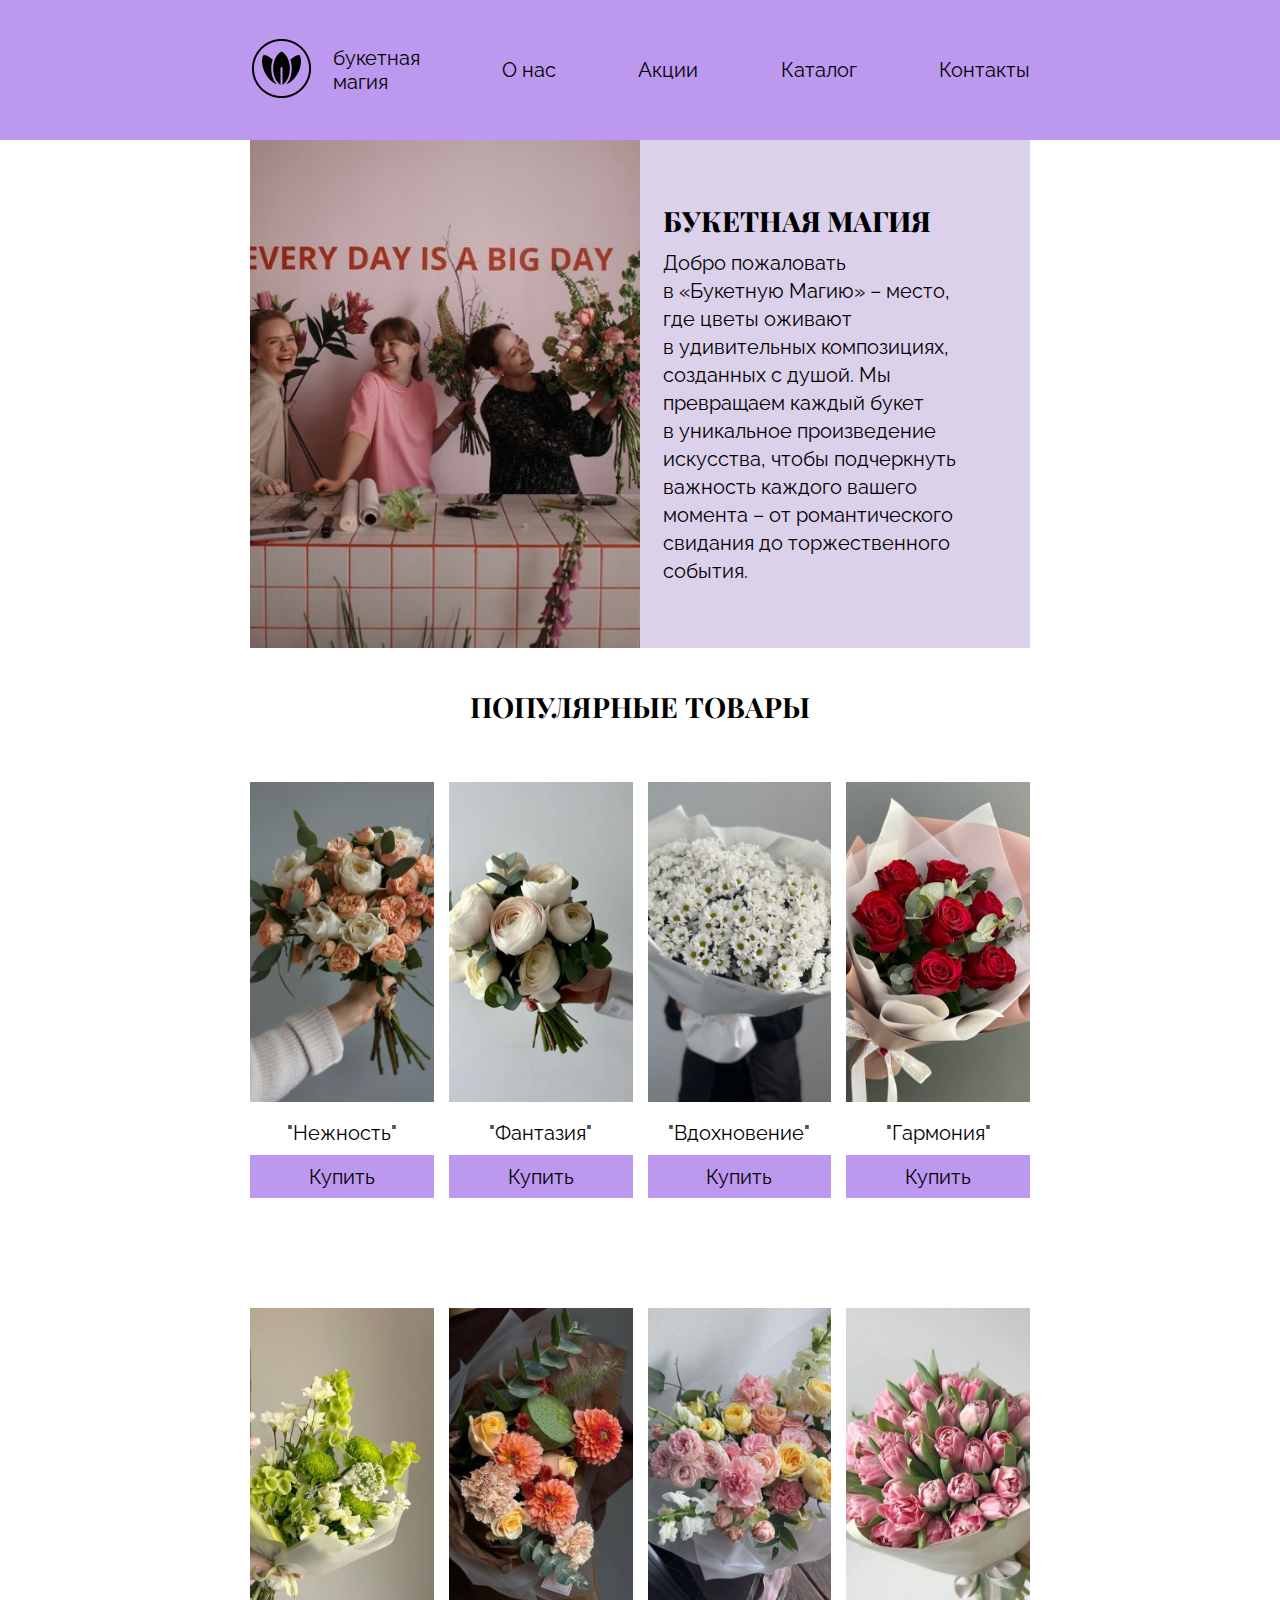
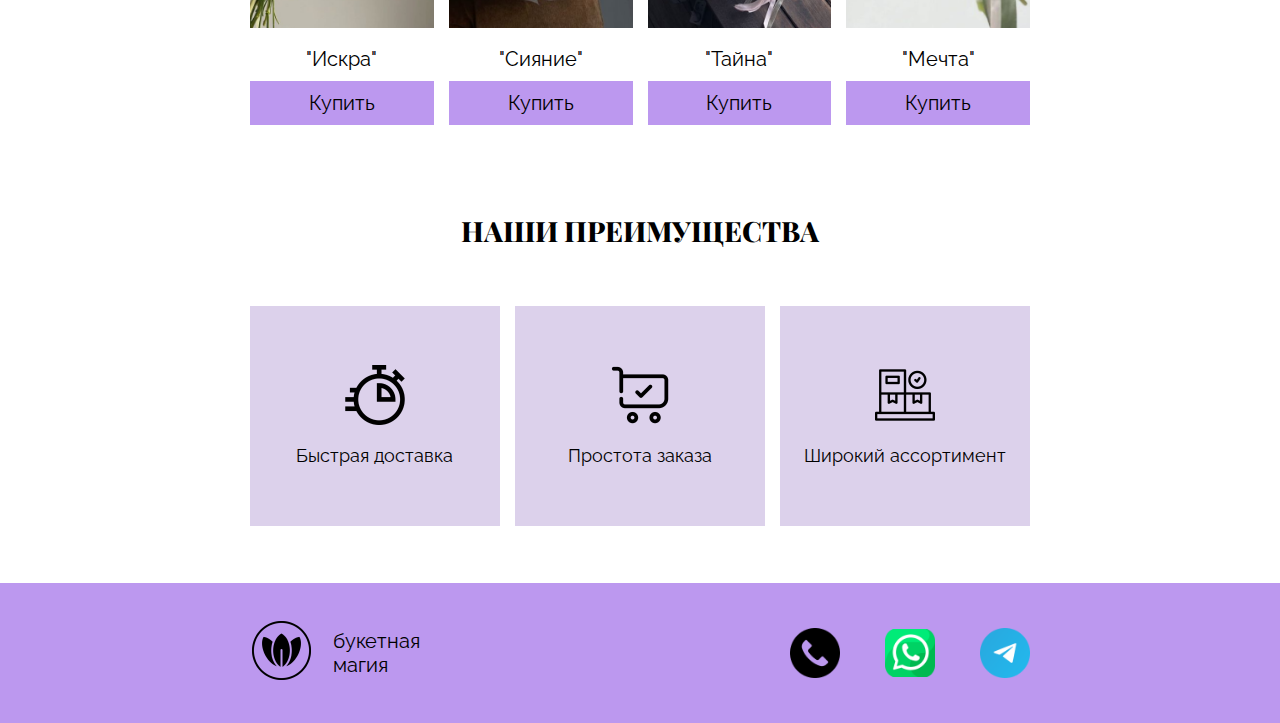
<file: index.html>
<!DOCTYPE html>
<html lang="ru">
<head>
    <meta charset="UTF-8">
    <meta name="viewport" content="width=device-width, initial-scale=1.0">
    <title>Букетная Магия</title>
    <link rel="preconnect" href="https://fonts.googleapis.com">
    <link rel="preconnect" href="https://fonts.gstatic.com" crossorigin>
    <link href="https://fonts.googleapis.com/css2?family=Raleway&family=Playfair+Display:wght@700;800&display=swap" rel="stylesheet">
    <link rel="stylesheet" href="styles.css">
</head>
<body>
    <!-- Шапка -->
    <header class="header">
        <div class="container">
            <div class="logo-section">
                <a href="index.html">
                <img src="images/logo.png" alt="Логотип Букетная Магия" class="logo">
                </a>
                <div class="logo-text">
                    <span class="top-line">букетная</span>
                    <span class="bottom-line">магия</span>
                </div>
            </div>
            <nav class="menu">
                <ul>
                    <li><a href="about.html">О нас</a></li>
                    <li><a href="promotions.html">Акции</a></li>
                    <li><a href="catalog.html">Каталог</a></li>
                    <li><a href="contacts.html">Контакты</a></li>
                </ul>
            </nav>
        </div>
    </header>
    <div class="main-container">
        <!-- Секция с изображением и текстом -->
        <section class="content-section">
            <div class="content-container">
                <div class="image-block">
                    <img src="images/flowers.png" alt="Цветочная композиция">
                </div>
                <div class="text-block">
                    <h1>БУКЕТНАЯ МАГИЯ</h1>
                    <p>Добро пожаловать в «Букетную Магию» – место, где цветы оживают в удивительных композициях, созданных с душой. Мы превращаем каждый букет в уникальное произведение искусства, чтобы подчеркнуть важность каждого вашего момента – от романтического свидания до торжественного события.</p>
                </div>
            </div>
        </section>
        <!-- Секция "Популярные товары" -->
        <section class="popular-products">
            <h2 class="section-title">ПОПУЛЯРНЫЕ ТОВАРЫ</h2>
            <div class="products-container">
                <!-- Первый ряд карточек -->
                <div class="products-grid">
                    <div class="product-item">
                        <img src="images/product1.png" alt="Букет роз">
                        <p class="product-text">"Нежность"</p>
                        <button class="buy-button">Купить</button>
                    </div>
                    <div class="product-item">
                        <img src="images/product2.png" alt="Букет тюльпанов">
                        <p class="product-text">"Фантазия"</p>
                        <button class="buy-button">Купить</button>
                    </div>
                    <div class="product-item">
                        <img src="images/product3.png" alt="Экзотический букет">
                        <p class="product-text">"Вдохновение"</p>
                        <button class="buy-button">Купить</button>
                    </div>
                    <div class="product-item">
                        <img src="images/product4.png" alt="Свадебный букет">
                        <p class="product-text">"Гармония"</p>
                        <button class="buy-button">Купить</button>
                    </div>
                </div>
                <!-- Второй ряд карточек -->
                <div class="products-grid" style="margin-top: 40px;">
                    <div class="product-item">
                        <img src="images/product5.png" alt="Букет пионов">
                        <p class="product-text">"Искра"</p>
                        <button class="buy-button">Купить</button>
                    </div>
                    <div class="product-item">
                        <img src="images/product6.png" alt="Букет гортензий">
                        <p class="product-text">"Сияние"</p>
                        <button class="buy-button">Купить</button>
                    </div>
                    <div class="product-item">
                        <img src="images/product7.png" alt="Букет полевых цветов">
                        <p class="product-text">"Тайна"</p>
                        <button class="buy-button">Купить</button>
                    </div>
                    <div class="product-item">
                        <img src="images/product8.png" alt="Экзотический микс">
                        <p class="product-text">"Мечта"</p>
                        <button class="buy-button">Купить</button>
                    </div>
                </div>
            </div>
        </section>
        <!-- Секция "Наши преимущества" -->
        <section class="advantages">
            <h2 class="advantages-title">НАШИ ПРЕИМУЩЕСТВА</h2>
            <div class="advantages-container">
                <div class="advantage-card">
                    <div class="advantage-icon">
                        <img src="images/delivery.png" alt="Доставка">
                    </div>
                    <p class="advantage-text">Быстрая доставка</p>
                </div>
                <div class="advantage-card">
                    <div class="advantage-icon">
                        <img src="images/order.png" alt="Заказ">
                    </div>
                    <p class="advantage-text">Простота заказа</p>
                </div>
                <div class="advantage-card">
                    <div class="advantage-icon">
                        <img src="images/assortment.png" alt="Ассортимент">
                    </div>
                    <p class="advantage-text">Широкий ассортимент</p>
                </div>
            </div>
        </section>
    </div>
    <!-- Подвал -->
    <footer class="footer">
        <div class="container">
            <div class="logo-section">
                <a href="index.html">
                <img src="images/logo.png" alt="Логотип Букетная Магия" class="logo">
                </a>
                <div class="logo-text">
                    <span class="top-line">букетная</span>
                    <span class="bottom-line">магия</span>
                </div>
            </div>
            <div class="social-icons">
                <a href="contacts.html" class="social-icon"><img src="images/instagram.png" alt="Instagram"></a>
                <a href="contacts.html" class="social-icon"><img src="images/whatsapp.png" alt="WhatsApp"></a>
                <a href="contacts.html" class="social-icon"><img src="images/telegram.png" alt="Telegram"></a>
            </div>
        </div>
    </footer>
    <script src="scripts.js"></script>
   <!-- Модальное окно формы -->
<div id="orderModal" class="modal">
    <div class="modal-content">
        <span class="close-button" onclick="closeModal('orderModal')">&times;</span>
        <h3>Оформление заказа</h3>
        <label for="name">Ваше имя:</label>
        <input type="text" id="name" placeholder="Введите имя">
        <label for="phone">Номер телефона:</label>
        <input type="tel" id="phone" placeholder="Введите номер">
        <button onclick="submitOrder()">Отправить заявку</button>
    </div>
</div>

<!-- Модальное окно подтверждения -->
<div id="thankYouModal" class="modal">
    <div class="modal-content">
        <span class="close-button" onclick="closeModal('thankYouModal')">&times;</span>
        <h3>Ожидайте звонка!</h3>
    </div>
</div>

</body>
</html>
</file>
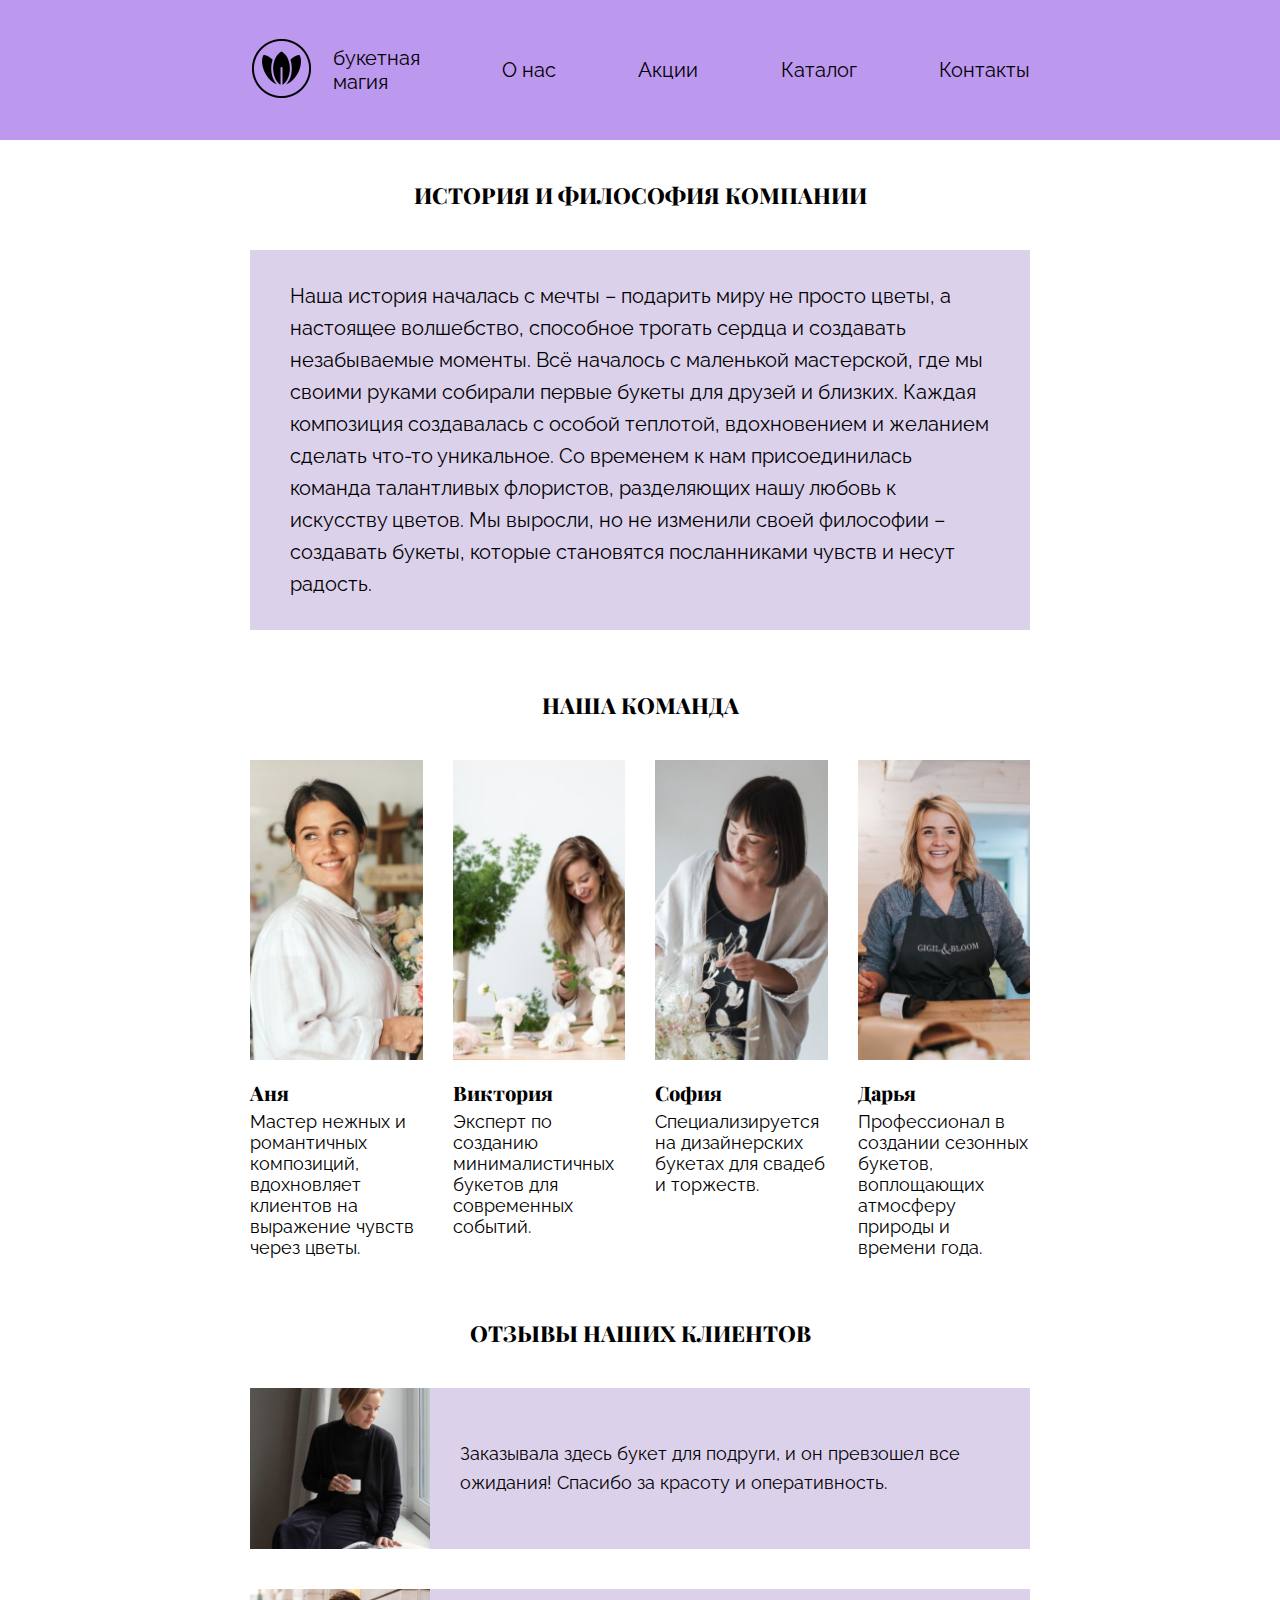
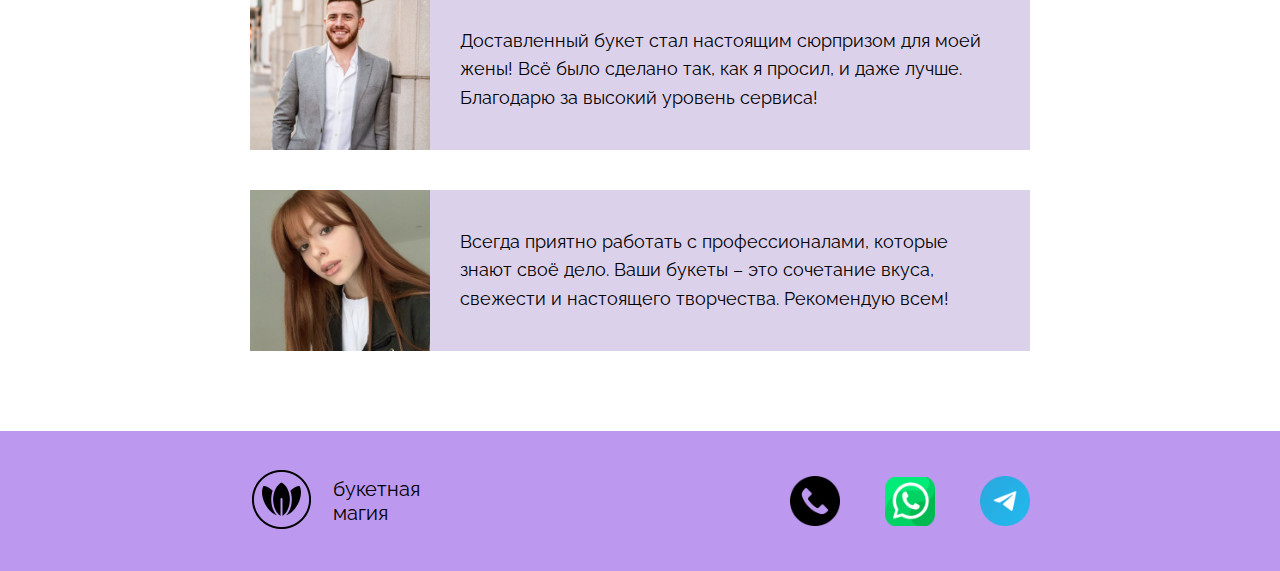
<file: about.html>
<!DOCTYPE html>
<html lang="ru">
<head>
    <meta charset="UTF-8">
    <meta name="viewport" content="width=device-width, initial-scale=1.0">
    <title>О нас - Букетная Магия</title>
    <link rel="preconnect" href="https://fonts.googleapis.com">
    <link rel="preconnect" href="https://fonts.gstatic.com" crossorigin>
    <link href="https://fonts.googleapis.com/css2?family=Raleway&family=Playfair+Display:wght@700;800&display=swap" rel="stylesheet">
    <link rel="stylesheet" href="styles.css">
</head>
<body>
    <!-- Шапка -->
    <header class="header">
        <div class="container">
            <div class="logo-section">
                <a href="index.html">
                    <img src="images/logo.png" alt="Логотип Букетная Магия" class="logo">
                </a>
                <div class="logo-text">
                    <span class="top-line">букетная</span>
                    <span class="bottom-line">магия</span>
                </div>
            </div>
            <nav class="menu">
                <ul>
                    <li><a href="about.html">О нас</a></li>
                    <li><a href="promotions.html">Акции</a></li>
                    <li><a href="catalog.html">Каталог</a></li>
                    <li><a href="contacts.html">Контакты</a></li>
                </ul>
            </nav>
        </div>
    </header>

    <!-- Контент -->
    <section class="about-section">
        <h2 class="about-title">ИСТОРИЯ И ФИЛОСОФИЯ КОМПАНИИ</h2>
        <div class="about-card">
            Наша история началась с мечты – подарить миру не просто цветы, а настоящее волшебство, способное трогать сердца и создавать незабываемые моменты. Всё началось с маленькой мастерской, где мы своими руками собирали первые букеты для друзей и близких. Каждая композиция создавалась с особой теплотой, вдохновением и желанием сделать что-то уникальное. Со временем к нам присоединилась команда талантливых флористов, разделяющих нашу любовь к искусству цветов. Мы выросли, но не изменили своей философии – создавать букеты, которые становятся посланниками чувств и несут радость.
        </div>

        <h2 class="about-title">НАША КОМАНДА</h2>
        <div class="team-grid">
            <div class="team-member">
                <img src="images/team1.png" alt="Аня">
                <h4>Аня</h4>
                <p>Мастер нежных и романтичных композиций, вдохновляет клиентов на выражение чувств через цветы.</p>
            </div>
            <div class="team-member">
                <img src="images/team2.png" alt="Виктория">
                <h4>Виктория</h4>
                <p>Эксперт по созданию минималистичных букетов для современных событий.</p>
            </div>
            <div class="team-member">
                <img src="images/team3.png" alt="София">
                <h4>София</h4>
                <p>Специализируется на дизайнерских букетах для свадеб и торжеств.</p>
            </div>
            <div class="team-member">
                <img src="images/team4.png" alt="Дарья">
                <h4>Дарья</h4>
                <p>Профессионал в создании сезонных букетов, воплощающих атмосферу природы и времени года.</p>
            </div>
        </div>

        <h2 class="about-title">ОТЗЫВЫ НАШИХ КЛИЕНТОВ</h2>
        <div class="review-card">
            <img src="images/review1.png" alt="Клиент 1">
            <div class="review-text">
                Заказывала здесь букет для подруги, и он превзошел все ожидания! Спасибо за красоту и оперативность.
            </div>
        </div>
        <div class="review-card">
            <img src="images/review2.png" alt="Клиент 2">
            <div class="review-text">
                Доставленный букет стал настоящим сюрпризом для моей жены! Всё было сделано так, как я просил, и даже лучше. Благодарю за высокий уровень сервиса!
            </div>
        </div>
        <div class="review-card">
            <img src="images/review3.png" alt="Клиент 3">
            <div class="review-text">
                Всегда приятно работать с профессионалами, которые знают своё дело. Ваши букеты – это сочетание вкуса, свежести и настоящего творчества. Рекомендую всем!
            </div>
        </div>
    </section>

    <!-- Подвал -->
    <footer class="footer">
        <div class="container">
            <div class="logo-section">
                <a href="index.html">
                    <img src="images/logo.png" alt="Логотип Букетная Магия" class="logo">
                </a>
                <div class="logo-text">
                    <span class="top-line">букетная</span>
                    <span class="bottom-line">магия</span>
                </div>
            </div>
            <div class="social-icons">
                <a href="contacts.html" class="social-icon"><img src="images/instagram.png" alt="Instagram"></a>
                <a href="contacts.html" class="social-icon"><img src="images/whatsapp.png" alt="WhatsApp"></a>
                <a href="contacts.html" class="social-icon"><img src="images/telegram.png" alt="Telegram"></a>
            </div>
        </div>
    </footer>
</body>
</html>
</file>
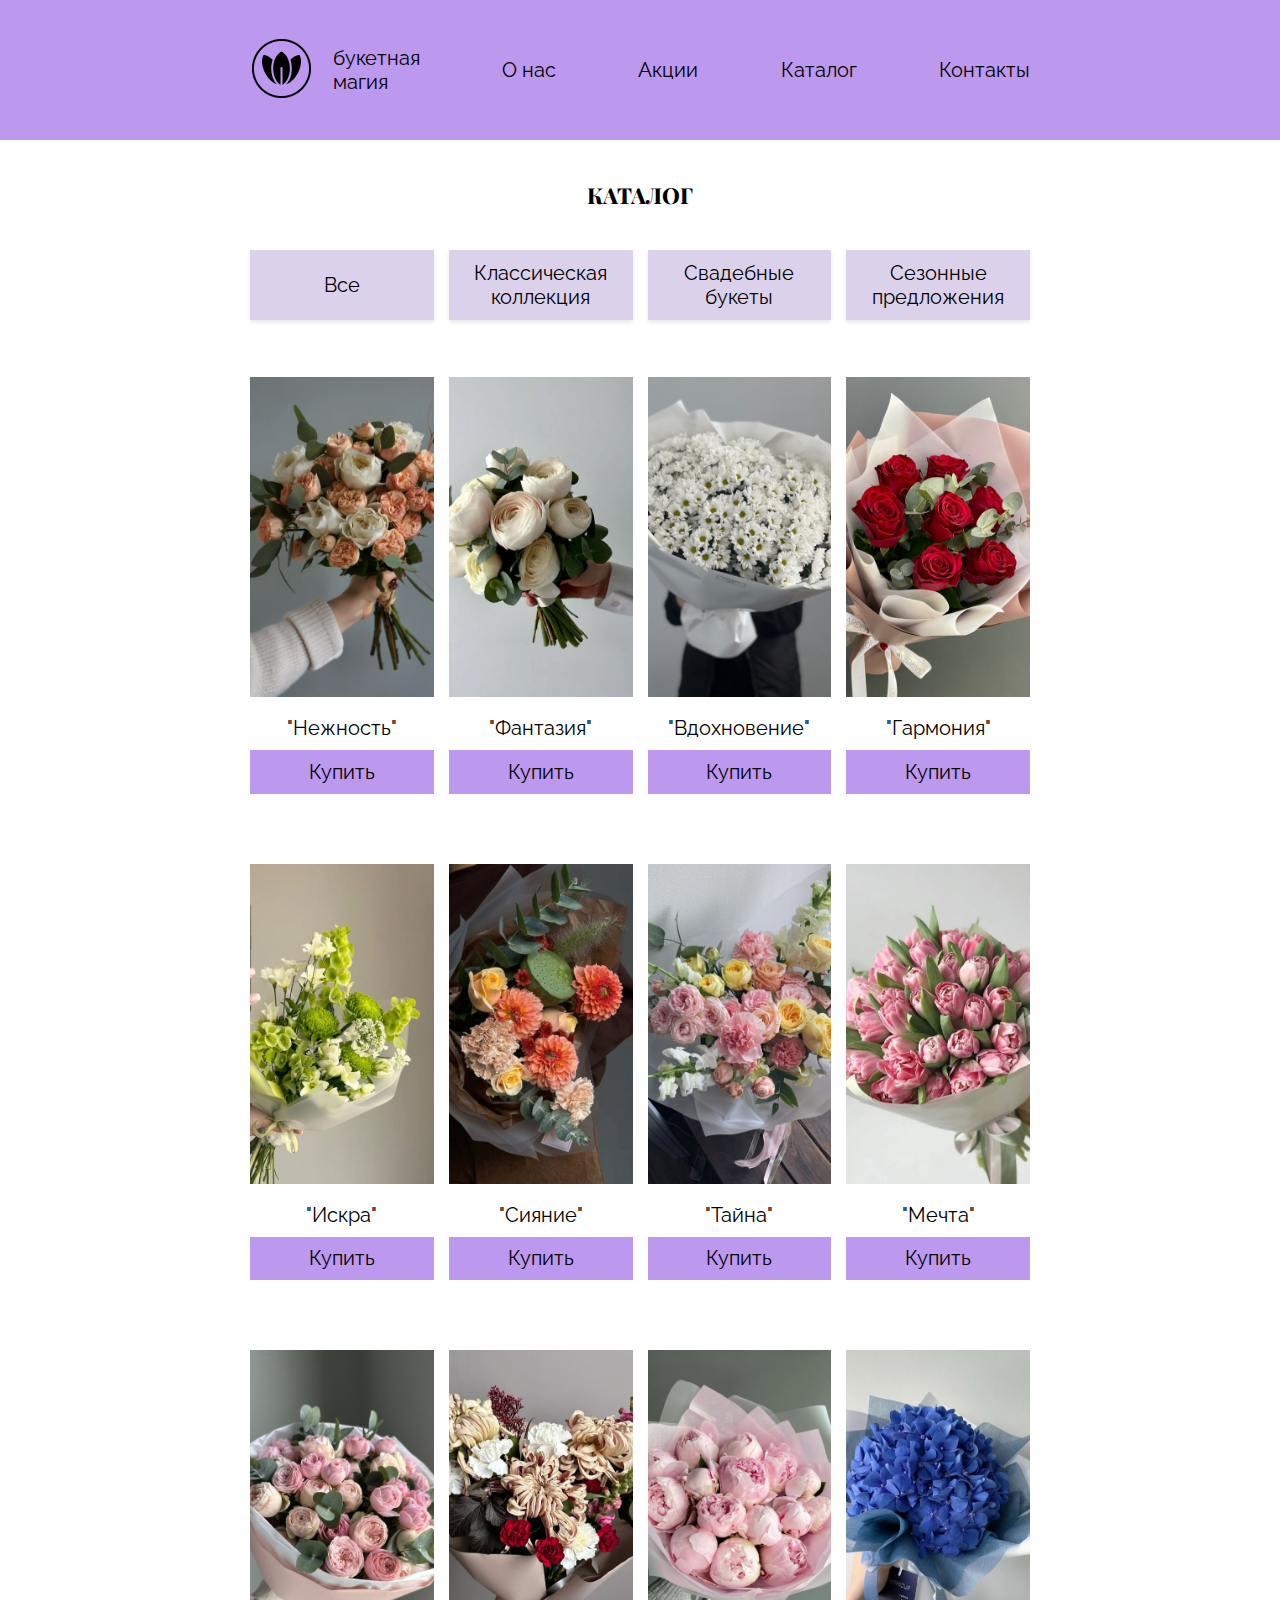
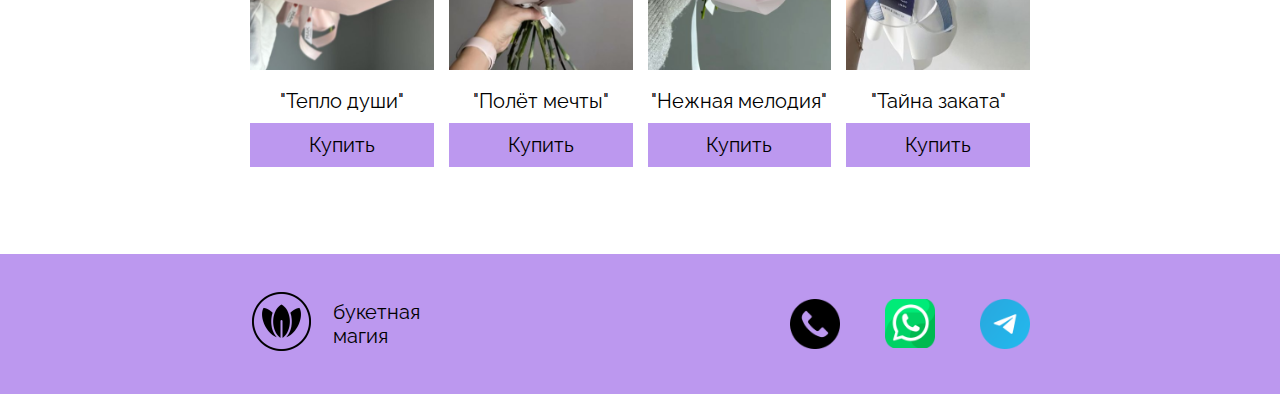
<file: catalog.html>
<!DOCTYPE html>
<html lang="ru">
<head>
    <meta charset="UTF-8">
    <meta name="viewport" content="width=device-width, initial-scale=1.0">
    <title>Каталог - Букетная Магия</title>
    <link rel="preconnect" href="https://fonts.googleapis.com">
    <link rel="preconnect" href="https://fonts.gstatic.com" crossorigin>
    <link href="https://fonts.googleapis.com/css2?family=Raleway&family=Playfair+Display:wght@700;800&display=swap" rel="stylesheet">
    <link rel="stylesheet" href="styles.css">
</head>
<body>
    <!-- Шапка -->
    <header class="header">
        <div class="container">
            <div class="logo-section">
                <a href="index.html">
                    <img src="images/logo.png" alt="Логотип Букетная Магия" class="logo">
                </a>
                <div class="logo-text">
                    <span class="top-line">букетная</span>
                    <span class="bottom-line">магия</span>
                </div>
            </div>
            <nav class="menu">
                <ul>
                    <li><a href="about.html">О нас</a></li>
                    <li><a href="promotions.html">Акции</a></li>
                    <li><a href="catalog.html">Каталог</a></li>
                    <li><a href="contacts.html">Контакты</a></li>
                </ul>
            </nav>
        </div>
    </header>

    <!-- Секция каталога -->
    <section class="catalog-section">
        <h2 class="catalog-title">КАТАЛОГ</h2>
        <div class="filter-container">
            <button class="filter-button" onclick="window.location.href='catalog.html'">Все</button>
<button class="filter-button" onclick="window.location.href='classic-collection.html'">Классическая коллекция</button>
<button class="filter-button" onclick="window.location.href='wedding-bouquets.html'">Свадебные букеты</button>
            <button class="filter-button" id="seasonal-offers-btn" onclick="window.location.href='promotions.html'">Сезонные предложения</button>
        </div>
        <div class="products-container">
            <!-- Первый ряд -->
            <div class="products-grid">
                <div class="product-item">
                    <img src="images/product1.png" alt="Букет роз">
                    <p class="product-text">"Нежность"</p>
                    <button class="buy-button">Купить</button>
                </div>
                <div class="product-item">
                    <img src="images/product2.png" alt="Букет тюльпанов">
                    <p class="product-text">"Фантазия"</p>
                    <button class="buy-button">Купить</button>
                </div>
                <div class="product-item">
                    <img src="images/product3.png" alt="Экзотический букет">
                    <p class="product-text">"Вдохновение"</p>
                    <button class="buy-button">Купить</button>
                </div>
                <div class="product-item">
                    <img src="images/product4.png" alt="Свадебный букет">
                    <p class="product-text">"Гармония"</p>
                    <button class="buy-button">Купить</button>
                </div>
            </div>
            <!-- Второй ряд -->
            <div class="products-grid">
                <div class="product-item">
                    <img src="images/product5.png" alt="Букет пионов">
                    <p class="product-text">"Искра"</p>
                    <button class="buy-button">Купить</button>
                </div>
                <div class="product-item">
                    <img src="images/product6.png" alt="Букет гортензий">
                    <p class="product-text">"Сияние"</p>
                    <button class="buy-button">Купить</button>
                </div>
                <div class="product-item">
                    <img src="images/product7.png" alt="Букет полевых цветов">
                    <p class="product-text">"Тайна"</p>
                    <button class="buy-button">Купить</button>
                </div>
                <div class="product-item">
                    <img src="images/product8.png" alt="Экзотический микс">
                    <p class="product-text">"Мечта"</p>
                    <button class="buy-button">Купить</button>
                </div>
            </div>
            <!-- Третий ряд -->
            <div class="products-grid">
                <div class="product-item">
                    <img src="images/product9.png" alt="Букет лилий">
                    <p class="product-text">"Тепло души"</p>
                    <button class="buy-button">Купить</button>
                </div>
                <div class="product-item">
                    <img src="images/product10.png" alt="Букет орхидей">
                    <p class="product-text">"Полёт мечты"</p>
                    <button class="buy-button">Купить</button>
                </div>
                <div class="product-item">
                    <img src="images/product11.png" alt="Букет ромашек">
                    <p class="product-text">"Нежная мелодия"</p>
                    <button class="buy-button">Купить</button>
                </div>
                <div class="product-item">
                    <img src="images/product12.png" alt="Букет смешанный">
                    <p class="product-text">"Тайна заката"</p>
                    <button class="buy-button">Купить</button>
                </div>
            </div>
        </div>
    </section>

    <!-- Подвал -->
    <footer class="footer">
        <div class="container">
            <div class="logo-section">
                <a href="index.html">
                    <img src="images/logo.png" alt="Логотип Букетная Магия" class="logo">
                </a>
                <div class="logo-text">
                    <span class="top-line">букетная</span>
                    <span class="bottom-line">магия</span>
                </div>
            </div>
            <div class="social-icons">
                <a href="contacts.html" class="social-icon"><img src="images/instagram.png" alt="Instagram"></a>
                <a href="contacts.html" class="social-icon"><img src="images/whatsapp.png" alt="WhatsApp"></a>
                <a href="contacts.html" class="social-icon"><img src="images/telegram.png" alt="Telegram"></a>
            </div>
        </div>
    </footer>
    <script src="scripts.js"></script>

    <!-- Модальное окно формы -->
<div id="orderModal" class="modal">
    <div class="modal-content">
        <span class="close-button" onclick="closeModal('orderModal')">&times;</span>
        <h3>Оформление заказа</h3>
        <label for="name">Ваше имя:</label>
        <input type="text" id="name" placeholder="Введите имя">
        <label for="phone">Номер телефона:</label>
        <input type="tel" id="phone" placeholder="Введите номер">
        <button onclick="submitOrder()">Отправить заявку</button>
    </div>
</div>

<!-- Модальное окно подтверждения -->
<div id="thankYouModal" class="modal">
    <div class="modal-content">
        <span class="close-button" onclick="closeModal('thankYouModal')">&times;</span>
        <h3>Ожидайте звонка!</h3>
    </div>
</div>

</body>
</html>
</file>
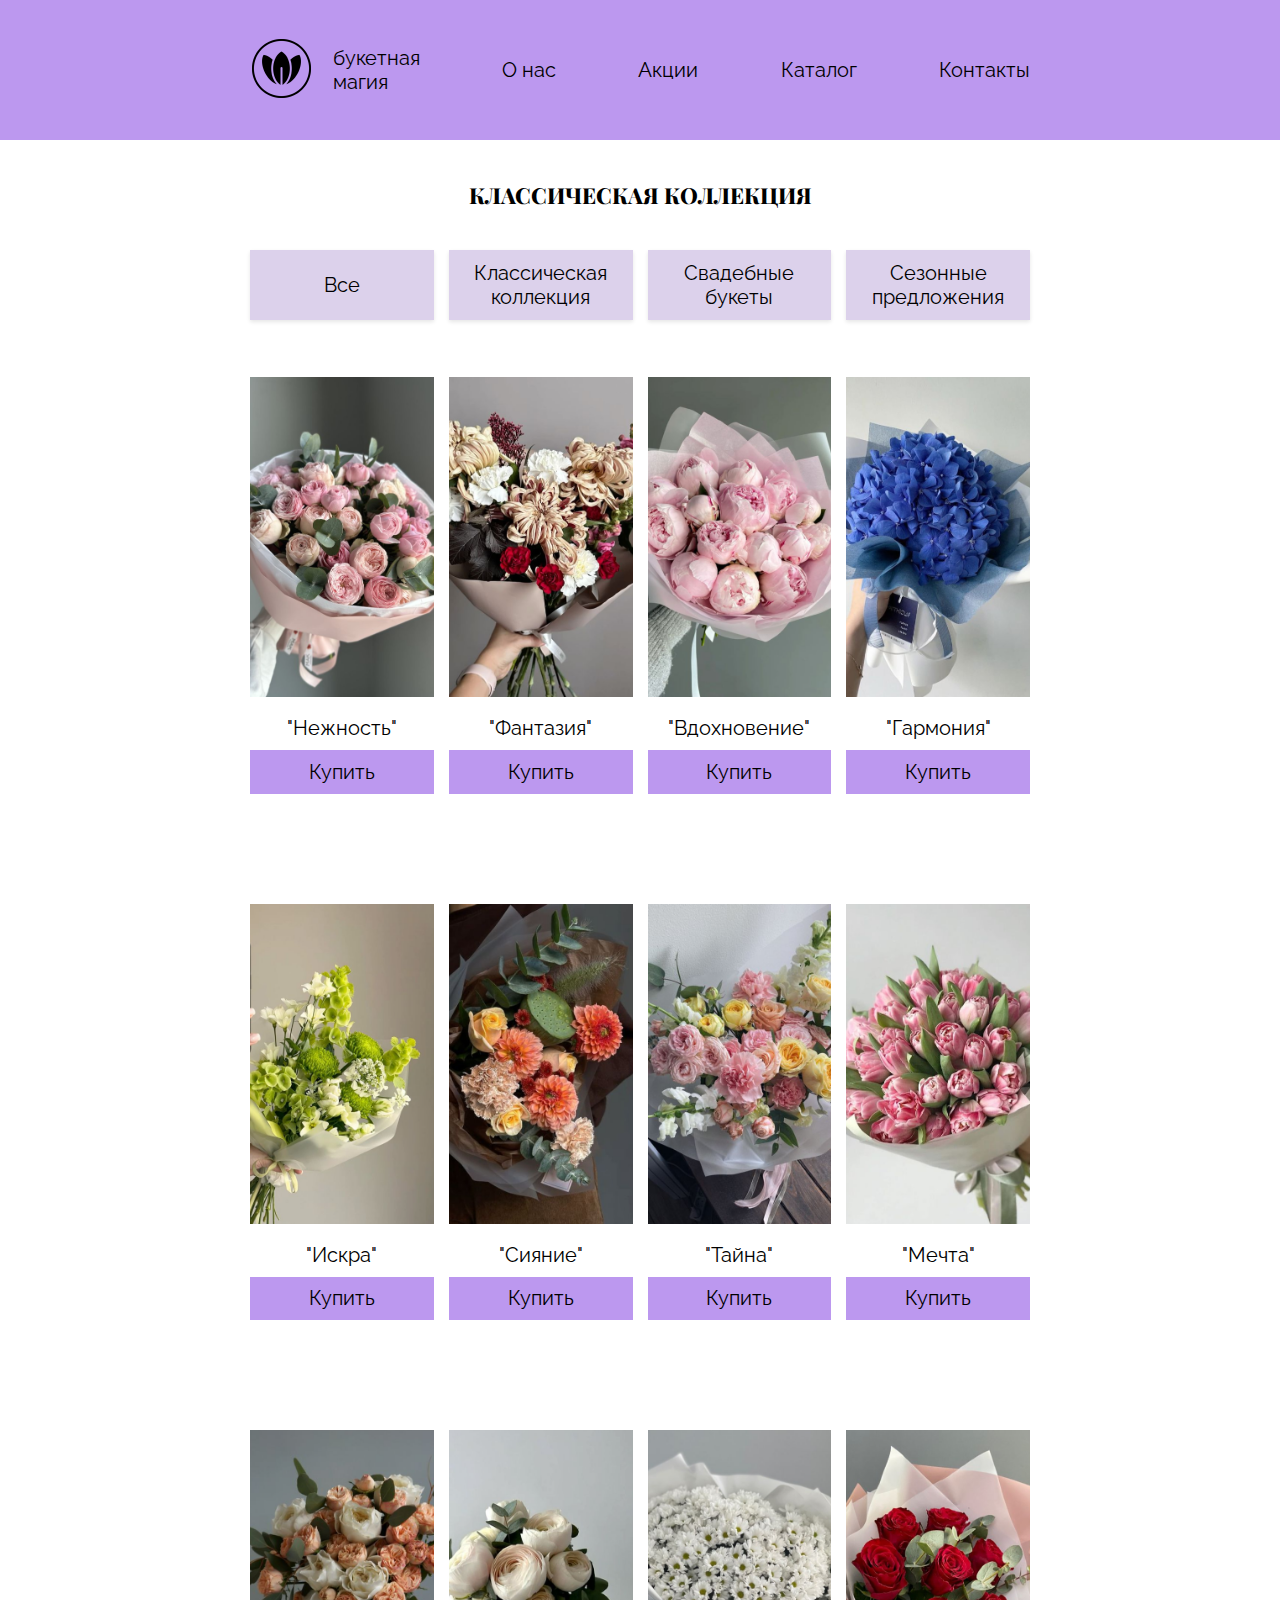
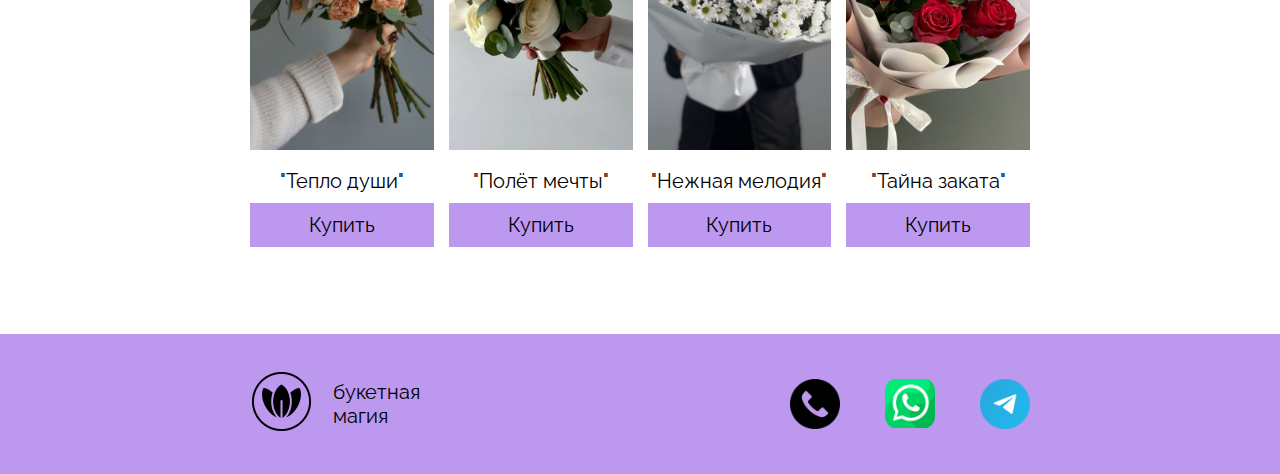
<file: classic-collection.html>
<!-- classic-collection.html -->
<!DOCTYPE html>
<html lang="ru">
<head>
    <meta charset="UTF-8">
    <meta name="viewport" content="width=device-width, initial-scale=1.0">
    <title>Классическая коллекция - Букетная Магия</title>
    <link rel="preconnect" href="https://fonts.googleapis.com">
    <link rel="preconnect" href="https://fonts.gstatic.com" crossorigin>
    <link href="https://fonts.googleapis.com/css2?family=Raleway&family=Playfair+Display:wght@700;800&display=swap" rel="stylesheet">
    <link rel="stylesheet" href="styles.css">
</head>
<body>
    <!-- Шапка -->
    <header class="header">
        <div class="container">
            <div class="logo-section">
                <a href="index.html">
                    <img src="images/logo.png" alt="Логотип Букетная Магия" class="logo">
                </a>
                <div class="logo-text">
                    <span class="top-line">букетная</span>
                    <span class="bottom-line">магия</span>
                </div>
            </div>
            <nav class="menu">
                <ul>
                    <li><a href="about.html">О нас</a></li>
                    <li><a href="promotions.html">Акции</a></li>
                    <li><a href="catalog.html">Каталог</a></li>
                    <li><a href="contacts.html">Контакты</a></li>
                </ul>
            </nav>
        </div>
    </header>

    <!-- Основная секция (заголовок + фильтры + товары) -->
    <section class="catalog-section">
        <!-- Заголовок (тот же класс, что и на catalog.html) -->
        <h2 class="catalog-title">КЛАССИЧЕСКАЯ КОЛЛЕКЦИЯ</h2>

        <!-- Четыре кнопки-фильтра, как в каталоге -->
        <div class="filter-container">
            <button class="filter-button" onclick="window.location.href='catalog.html'">Все</button>
            <button class="filter-button">Классическая коллекция</button>
            <button class="filter-button" onclick="window.location.href='wedding-bouquets.html'">Свадебные букеты</button>
            <button class="filter-button" onclick="window.location.href='promotions.html'">
                Сезонные предложения
            </button>
        </div>

        <!-- Сетка товаров: 3 ряда × 4 товара -->
        <div class="products-container">
            <div class="products-grid">
                <div class="product-item">
                    <img src="images/product9.png" alt="Нежность">
                    <p class="product-text">"Нежность"</p>
                    <button class="buy-button">Купить</button>
                </div>
                <div class="product-item">
                    <img src="images/product10.png" alt="Фантазия">
                    <p class="product-text">"Фантазия"</p>
                    <button class="buy-button">Купить</button>
                </div>
                <div class="product-item">
                    <img src="images/product11.png" alt="Вдохновение">
                    <p class="product-text">"Вдохновение"</p>
                    <button class="buy-button">Купить</button>
                </div>
                <div class="product-item">
                    <img src="images/product12.png" alt="Гармония">
                    <p class="product-text">"Гармония"</p>
                    <button class="buy-button">Купить</button>
                </div>
            </div>
            <div class="products-grid" style="margin-top: 40px;">
                <div class="product-item">
                    <img src="images/product5.png" alt="Искра">
                    <p class="product-text">"Искра"</p>
                    <button class="buy-button">Купить</button>
                </div>
                <div class="product-item">
                    <img src="images/product6.png" alt="Сияние">
                    <p class="product-text">"Сияние"</p>
                    <button class="buy-button">Купить</button>
                </div>
                <div class="product-item">
                    <img src="images/product7.png" alt="Тайна">
                    <p class="product-text">"Тайна"</p>
                    <button class="buy-button">Купить</button>
                </div>
                <div class="product-item">
                    <img src="images/product8.png" alt="Мечта">
                    <p class="product-text">"Мечта"</p>
                    <button class="buy-button">Купить</button>
                </div>
            </div>
            <div class="products-grid" style="margin-top: 40px;">
                <div class="product-item">
                    <img src="images/product1.png" alt="Тепло души">
                    <p class="product-text">"Тепло души"</p>
                    <button class="buy-button">Купить</button>
                </div>
                <div class="product-item">
                    <img src="images/product2.png" alt="Полёт мечты">
                    <p class="product-text">"Полёт мечты"</p>
                    <button class="buy-button">Купить</button>
                </div>
                <div class="product-item">
                    <img src="images/product3.png" alt="Нежная мелодия">
                    <p class="product-text">"Нежная мелодия"</p>
                    <button class="buy-button">Купить</button>
                </div>
                <div class="product-item">
                    <img src="images/product4.png" alt="Тайна заката">
                    <p class="product-text">"Тайна заката"</p>
                    <button class="buy-button">Купить</button>
                </div>
            </div>
        </div>
    </section>

    <!-- Подвал -->
    <footer class="footer">
        <div class="container">
            <div class="logo-section">
                <a href="index.html">
                    <img src="images/logo.png" alt="Логотип Букетная Магия" class="logo">
                </a>
                <div class="logo-text">
                    <span class="top-line">букетная</span>
                    <span class="bottom-line">магия</span>
                </div>
            </div>
            <div class="social-icons">
                <a href="contacts.html" class="social-icon"><img src="images/instagram.png" alt="Instagram"></a>
                <a href="contacts.html" class="social-icon"><img src="images/whatsapp.png" alt="WhatsApp"></a>
                <a href="contacts.html" class="social-icon"><img src="images/telegram.png" alt="Telegram"></a>
            </div>
        </div>
    </footer>

    <script src="scripts.js"></script>
   <!-- Модальное окно формы -->
<div id="orderModal" class="modal">
    <div class="modal-content">
        <span class="close-button" onclick="closeModal('orderModal')">&times;</span>
        <h3>Оформление заказа</h3>
        <label for="name">Ваше имя:</label>
        <input type="text" id="name" placeholder="Введите имя">
        <label for="phone">Номер телефона:</label>
        <input type="tel" id="phone" placeholder="Введите номер">
        <button onclick="submitOrder()">Отправить заявку</button>
    </div>
</div>

<!-- Модальное окно подтверждения -->
<div id="thankYouModal" class="modal">
    <div class="modal-content">
        <span class="close-button" onclick="closeModal('thankYouModal')">&times;</span>
        <h3>Ожидайте звонка!</h3>
    </div>
</div>

</body>
</html>
</file>
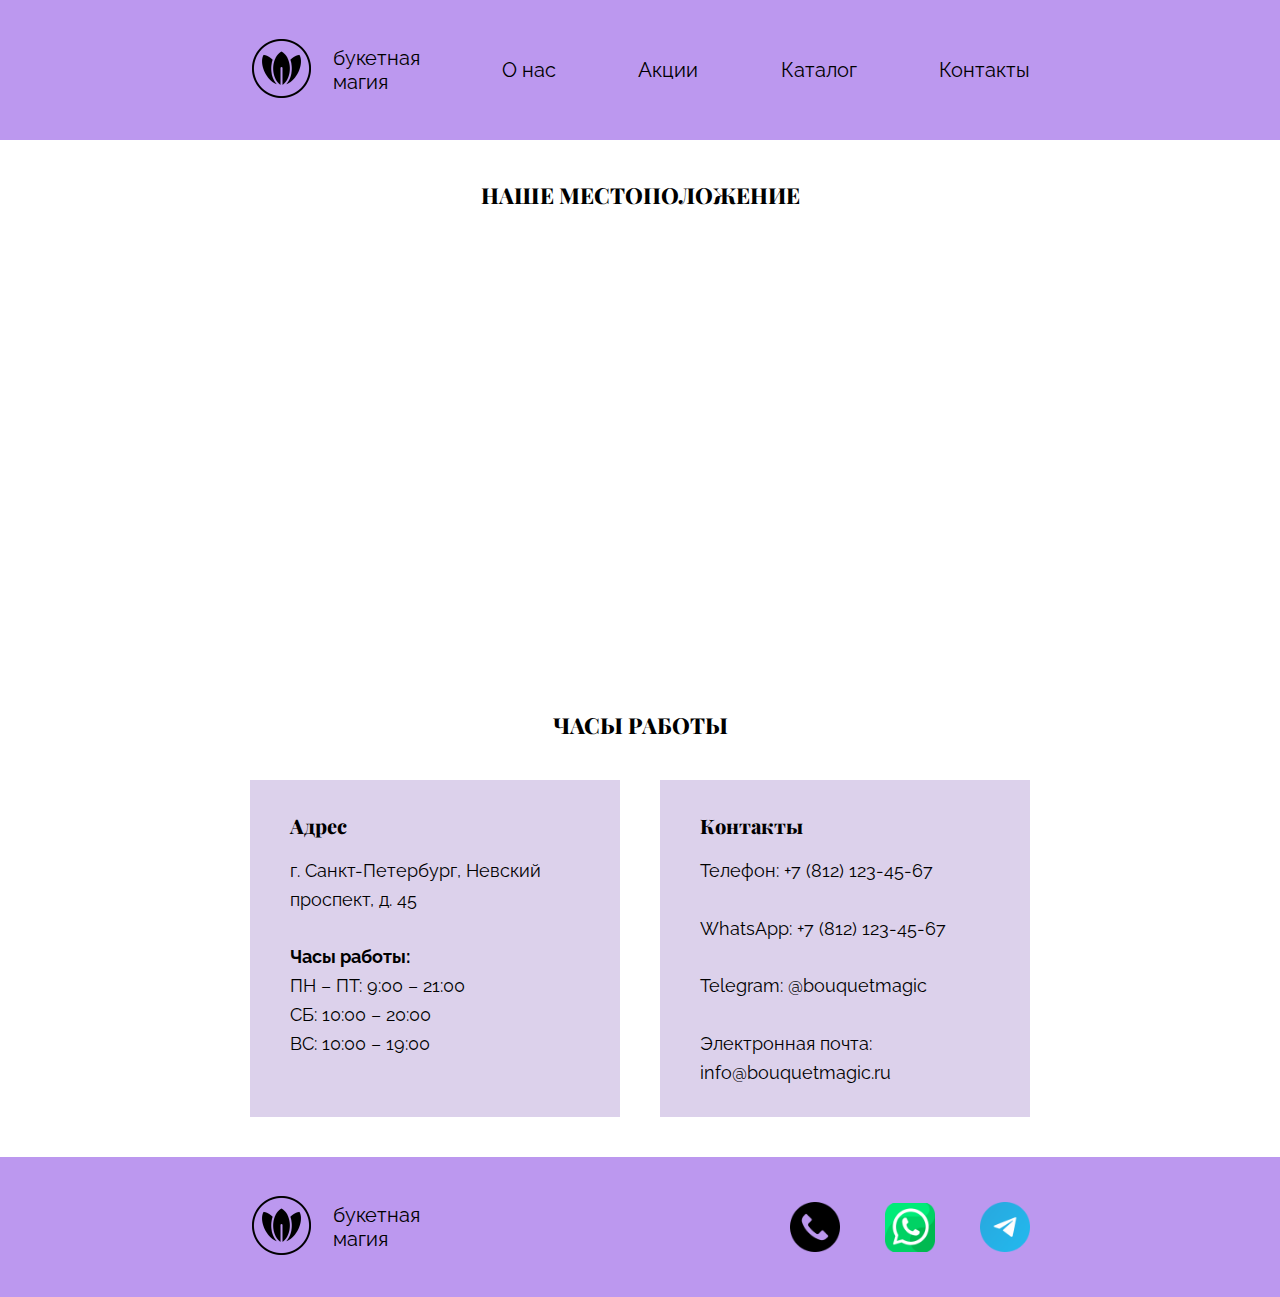
<file: contacts.html>
<!DOCTYPE html>
<html lang="ru">
<head>
    <meta charset="UTF-8">
    <meta name="viewport" content="width=device-width, initial-scale=1.0">
    <title>Контакты - Букетная Магия</title>
    <link rel="preconnect" href="https://fonts.googleapis.com">
    <link rel="preconnect" href="https://fonts.gstatic.com" crossorigin>
    <link href="https://fonts.googleapis.com/css2?family=Raleway&family=Playfair+Display:wght@700;800&display=swap" rel="stylesheet">
    <link rel="stylesheet" href="styles.css">
</head>
<body>
    <!-- Шапка -->
    <header class="header">
        <div class="container">
            <div class="logo-section">
                <a href="index.html">
                    <img src="images/logo.png" alt="Логотип Букетная Магия" class="logo">
                </a>
                <div class="logo-text">
                    <span class="top-line">букетная</span>
                    <span class="bottom-line">магия</span>
                </div>
            </div>
            <nav class="menu">
                <ul>
                    <li><a href="about.html">О нас</a></li>
                    <li><a href="promotions.html">Акции</a></li>
                    <li><a href="catalog.html">Каталог</a></li>
                    <li><a href="contacts.html">Контакты</a></li>
                </ul>
            </nav>
        </div>
    </header>

    <!-- Контент -->
    <section class="contact-section">
        <h2 class="contact-title">НАШЕ МЕСТОПОЛОЖЕНИЕ</h2>
        <div class="map-container">
            <iframe src="https://yandex.ru/map-widget/v1/?ll=30.346542%2C59.933675&mode=whatshere&whatshere%5Bpoint%5D=30.346542%2C59.933675&whatshere%5Bzoom%5D=17&z=17" frameborder="0"></iframe>
        </div>
        <h2 class="contact-title">ЧАСЫ РАБОТЫ</h2>
        <div class="cards-container">
            <div class="info-card">
                <h3>Адрес</h3>
                г. Санкт-Петербург, Невский проспект, д. 45<br><br>
                <strong>Часы работы:</strong><br>
                ПН – ПТ: 9:00 – 21:00<br>
                СБ: 10:00 – 20:00<br>
                ВС: 10:00 – 19:00
            </div>
            <div class="info-card">
                <h3>Контакты</h3>
                Телефон: +7 (812) 123-45-67<br><br>
                WhatsApp: +7 (812) 123-45-67<br><br>
                Telegram: @bouquetmagic<br><br>
                Электронная почта: info@bouquetmagic.ru
            </div>            
        </div>
    </section>

    <!-- Подвал -->
    <footer class="footer">
        <div class="container">
            <div class="logo-section">
                <a href="index.html">
                    <img src="images/logo.png" alt="Логотип Букетная Магия" class="logo">
                </a>
                <div class="logo-text">
                    <span class="top-line">букетная</span>
                    <span class="bottom-line">магия</span>
                </div>
            </div>
            <div class="social-icons">
                <a href="contacts.html" class="social-icon"><img src="images/instagram.png" alt="Instagram"></a>
                <a href="contacts.html" class="social-icon"><img src="images/whatsapp.png" alt="WhatsApp"></a>
                <a href="contacts.html" class="social-icon"><img src="images/telegram.png" alt="Telegram"></a>
            </div>
        </div>
    </footer>
</body>
</html>
</file>
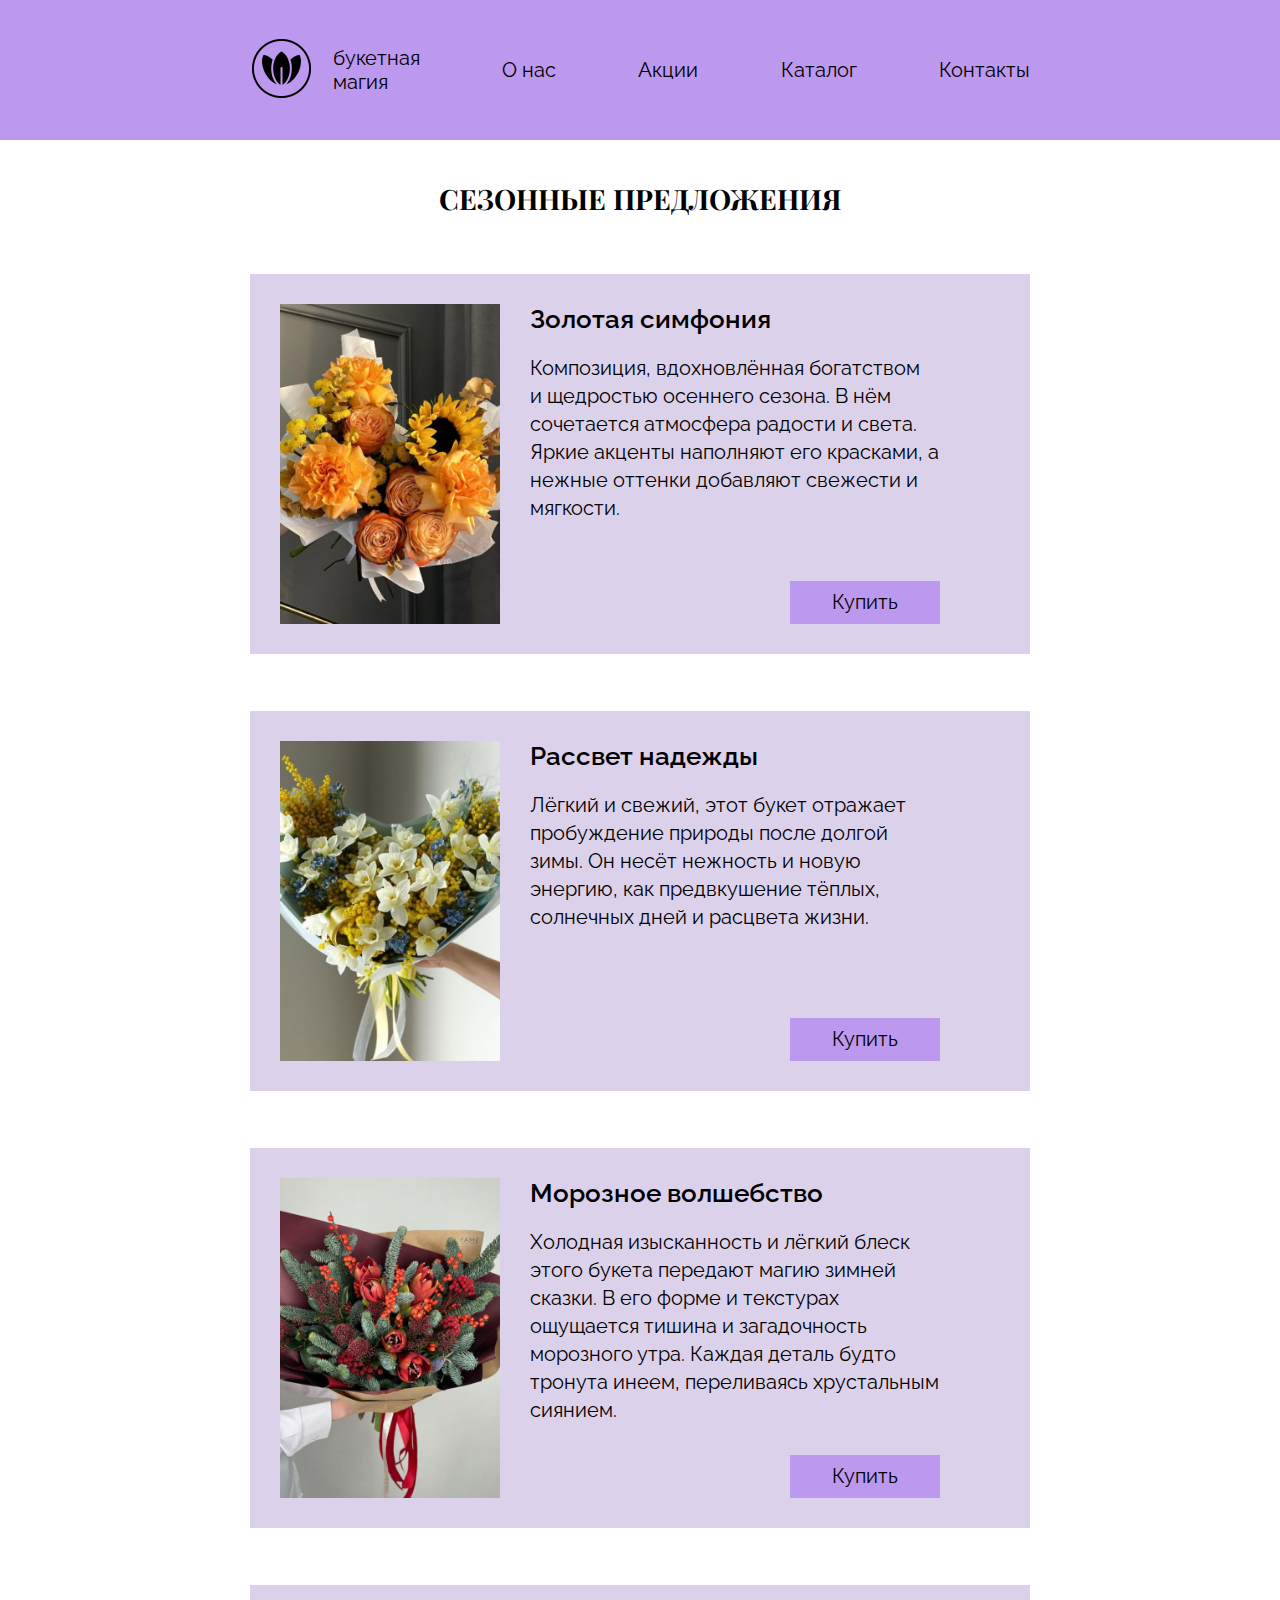
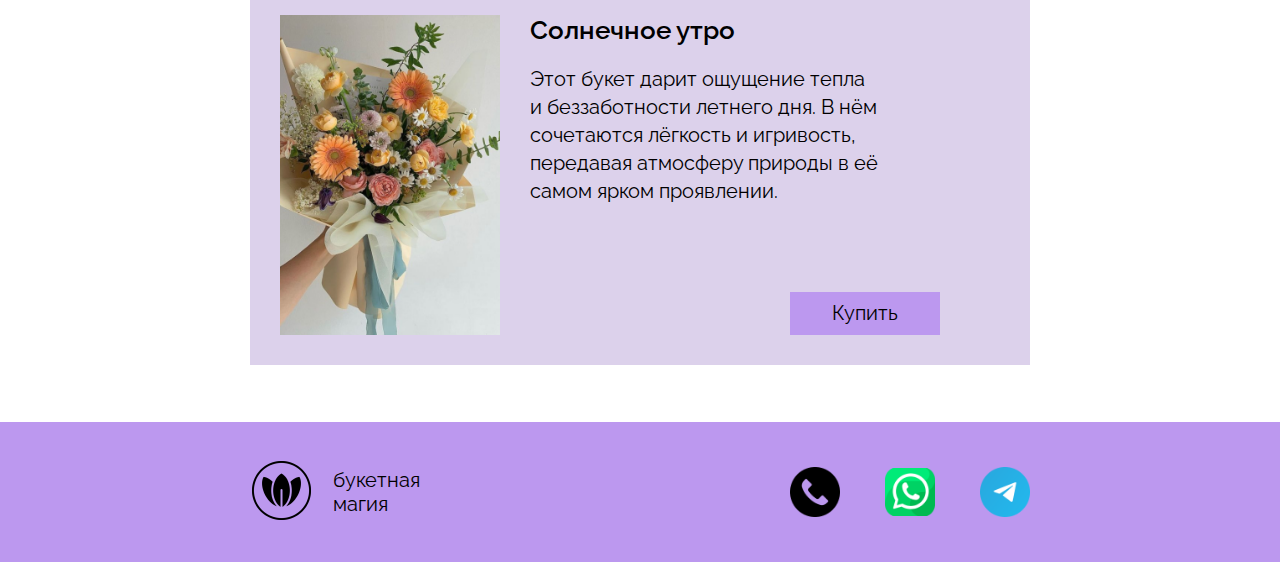
<file: promotions.html>
<!DOCTYPE html>
<html lang="ru">
<head>
    <meta charset="UTF-8">
    <meta name="viewport" content="width=device-width, initial-scale=1.0">
    <title>Акции - Букетная Магия</title>
    <link rel="preconnect" href="https://fonts.googleapis.com">
    <link rel="preconnect" href="https://fonts.gstatic.com" crossorigin>
    <link href="https://fonts.googleapis.com/css2?family=Raleway&family=Playfair+Display:wght@700;800&display=swap" rel="stylesheet">
    <link rel="stylesheet" href="styles.css">
</head>
<body>
    <!-- Шапка -->
    <header class="header">
        <div class="container">
            <div class="logo-section">
                <a href="index.html">
                <img src="images/logo.png" alt="Логотип Букетная Магия" class="logo">
                </a>
                <div class="logo-text">
                    <span class="top-line">букетная</span>
                    <span class="bottom-line">магия</span>
                </div>
            </div>
            <nav class="menu">
                <ul>
                    <li><a href="about.html">О нас</a></li>
                    <li><a href="promotions.html">Акции</a></li>
                    <li><a href="catalog.html">Каталог</a></li>
                    <li><a href="contacts.html">Контакты</a></li>
                </ul>
            </nav>
        </div>
    </header>

    <!-- Секция акций -->
    <section class="promotions-section">
        <h2 class="section-title">СЕЗОННЫЕ ПРЕДЛОЖЕНИЯ</h2>
        <div class="promotions-container">
            <div class="promo-item">
                <div class="promo-image">
                    <img src="images/promo1.png" alt="Акционный букет 1">
                </div>
                <div class="promo-content">
                    <h3 class="promo-title">Золотая симфония</h3>
                    <p class="promo-text">Композиция, вдохновлённая богатством и щедростью осеннего сезона. В нём сочетается атмосфера радости и света. Яркие акценты наполняют его красками, а нежные оттенки добавляют свежести и мягкости.</p>
                    <button class="buy-button">Купить</button>
                </div>
            </div>
            <div class="promo-item">
                <div class="promo-image">
                    <img src="images/promo2.png" alt="Акционный букет 2">
                </div>
                <div class="promo-content">
                    <h3 class="promo-title">Рассвет надежды</h3>
                    <p class="promo-text">Лёгкий и свежий, этот букет отражает пробуждение природы после долгой зимы. Он несёт нежность и новую энергию, как предвкушение тёплых, солнечных дней и расцвета жизни.</p>
                    <button class="buy-button">Купить</button>
                </div>
            </div>
            <div class="promo-item">
                <div class="promo-image">
                    <img src="images/promo3.png" alt="Акционный букет 3">
                </div>
                <div class="promo-content">
                    <h3 class="promo-title">Морозное волшебство</h3>
                    <p class="promo-text">Холодная изысканность и лёгкий блеск этого букета передают магию зимней сказки. В его форме и текстурах ощущается тишина и загадочность морозного утра. Каждая деталь будто тронута инеем, переливаясь хрустальным сиянием.</p>
                    <button class="buy-button">Купить</button>
                </div>
            </div>
            <div class="promo-item">
                <div class="promo-image">
                    <img src="images/promo4.png" alt="Акционный букет 4">
                </div>
                <div class="promo-content">
                    <h3 class="promo-title">Солнечное утро</h3>
                    <p class="promo-text">Этот букет дарит ощущение тепла и беззаботности летнего дня. В нём сочетаются лёгкость и игривость, передавая атмосферу природы в её самом ярком проявлении.</p>
                    <button class="buy-button">Купить</button>
                </div>
            </div>
        </div>
    </section>

    <!-- Подвал -->
    <footer class="footer">
        <div class="container">
            <div class="logo-section">
                <a href="index.html">
                <img src="images/logo.png" alt="Логотип Букетная Магия" class="logo">
                </a>
                <div class="logo-text">
                    <span class="top-line">букетная</span>
                    <span class="bottom-line">магия</span>
                </div>
            </div>
            <div class="social-icons">
                <a href="contacts.html" class="social-icon"><img src="images/instagram.png" alt="Instagram"></a>
                <a href="contacts.html" class="social-icon"><img src="images/whatsapp.png" alt="WhatsApp"></a>
                <a href="contacts.html" class="social-icon"><img src="images/telegram.png" alt="Telegram"></a>
            </div>
        </div>
    </footer>
    <script src="scripts.js"></script>
   <!-- Модальное окно формы -->
<div id="orderModal" class="modal">
    <div class="modal-content">
        <span class="close-button" onclick="closeModal('orderModal')">&times;</span>
        <h3>Оформление заказа</h3>
        <label for="name">Ваше имя:</label>
        <input type="text" id="name" placeholder="Введите имя">
        <label for="phone">Номер телефона:</label>
        <input type="tel" id="phone" placeholder="Введите номер">
        <button onclick="submitOrder()">Отправить заявку</button>
    </div>
</div>

<!-- Модальное окно подтверждения -->
<div id="thankYouModal" class="modal">
    <div class="modal-content">
        <span class="close-button" onclick="closeModal('thankYouModal')">&times;</span>
        <h3>Ожидайте звонка!</h3>
    </div>
</div>

</body>
</html>
</file>
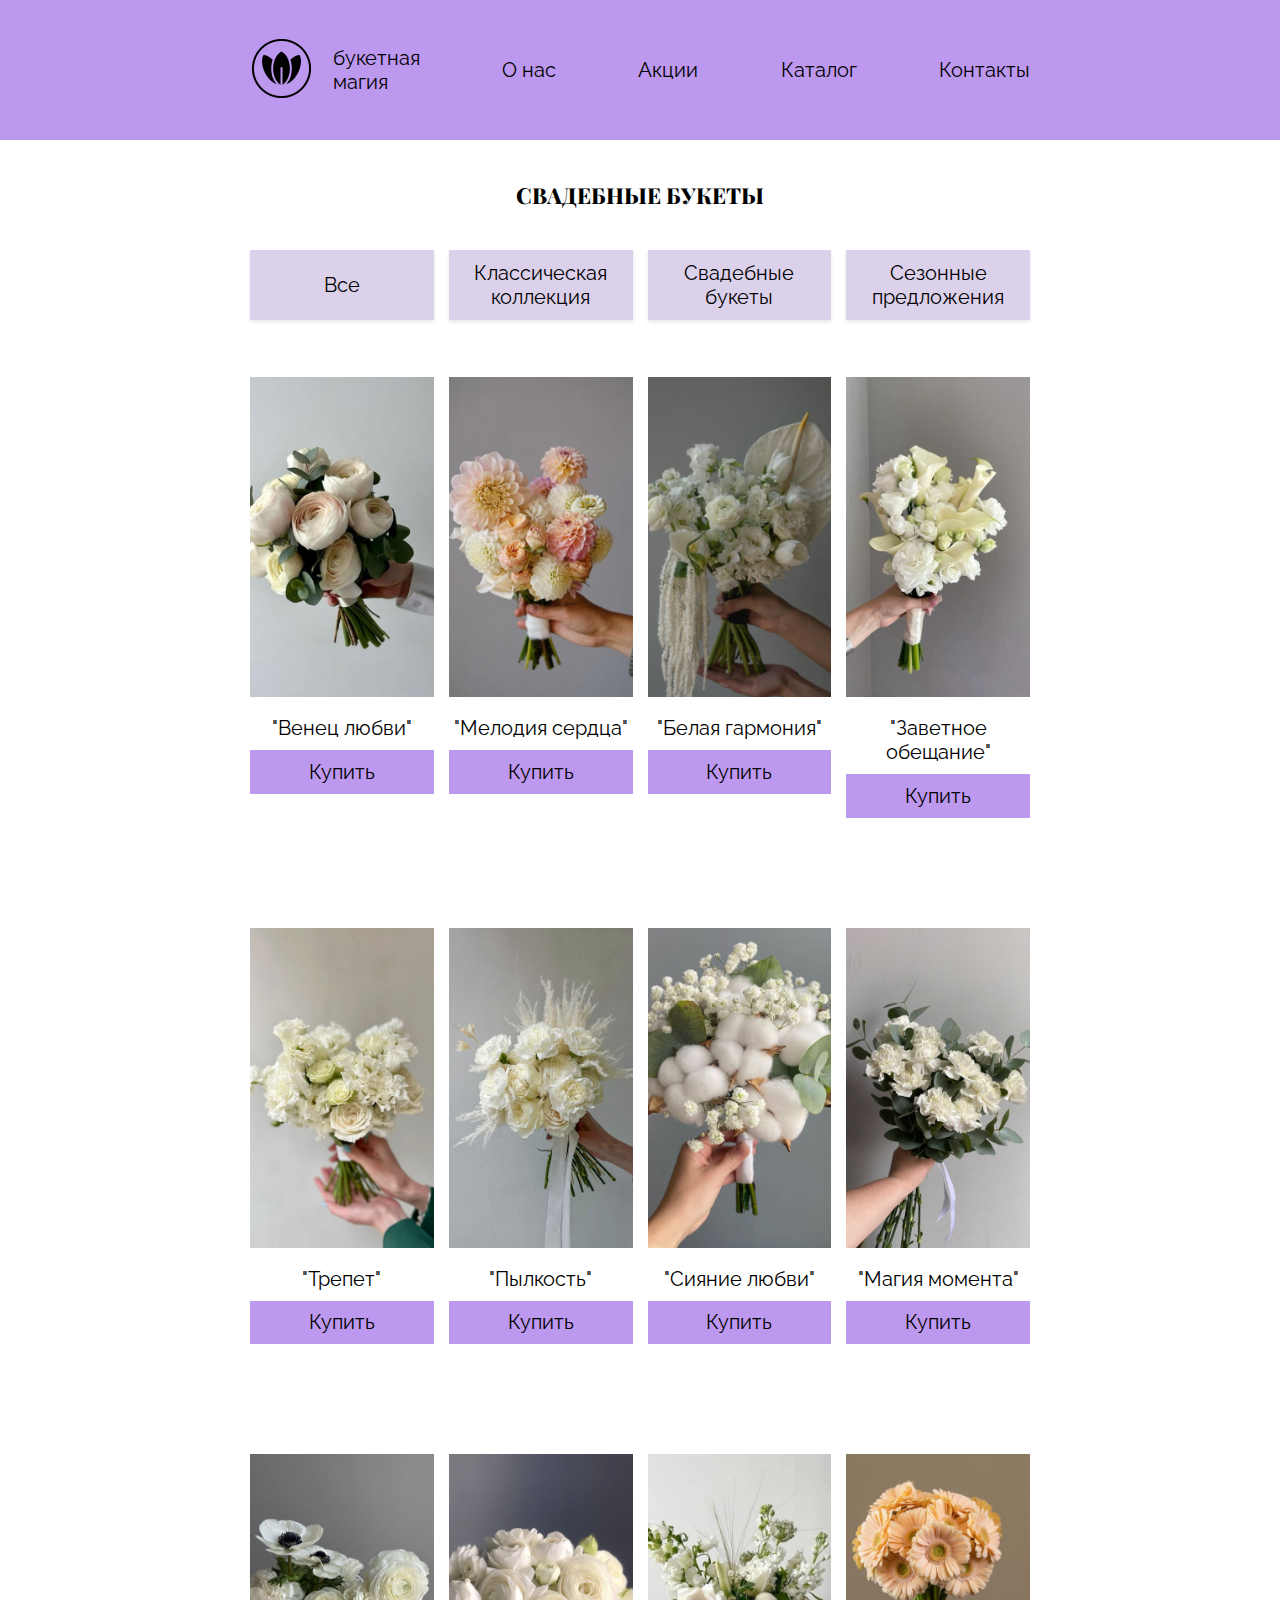
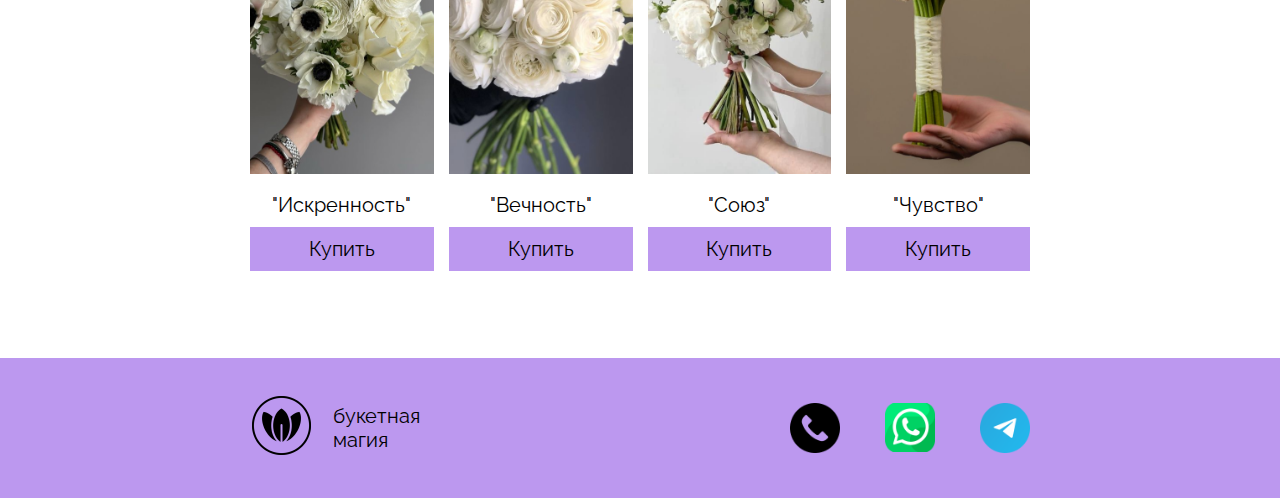
<file: wedding-bouquets.html>
<!DOCTYPE html>
<html lang="ru">
<head>
    <meta charset="UTF-8">
    <meta name="viewport" content="width=device-width, initial-scale=1.0">
    <title>Свадебные букеты - Букетная Магия</title>
    <link rel="preconnect" href="https://fonts.googleapis.com">
    <link rel="preconnect" href="https://fonts.gstatic.com" crossorigin>
    <link href="https://fonts.googleapis.com/css2?family=Raleway&family=Playfair+Display:wght@700;800&display=swap" rel="stylesheet">
    <link rel="stylesheet" href="styles.css">
</head>
<body>
    <!-- Шапка -->
    <header class="header">
        <div class="container">
            <div class="logo-section">
                <a href="index.html">
                    <img src="images/logo.png" alt="Логотип Букетная Магия" class="logo">
                </a>
                <div class="logo-text">
                    <span class="top-line">букетная</span>
                    <span class="bottom-line">магия</span>
                </div>
            </div>
            <nav class="menu">
                <ul>
                    <li><a href="about.html">О нас</a></li>
                    <li><a href="promotions.html">Акции</a></li>
                    <li><a href="catalog.html">Каталог</a></li>
                    <li><a href="contacts.html">Контакты</a></li>
                </ul>
            </nav>
        </div>
    </header>

    <!-- Секция -->
    <section class="catalog-section">
        <h2 class="catalog-title">СВАДЕБНЫЕ БУКЕТЫ</h2>
        <div class="filter-container">
            <button class="filter-button" onclick="window.location.href='catalog.html'">Все</button>
            <button class="filter-button" onclick="window.location.href='classic-collection.html'">Классическая коллекция</button>
            <button class="filter-button" onclick="window.location.href='wedding-bouquets.html'">Свадебные букеты</button>
            <button class="filter-button" onclick="window.location.href='promotions.html'">Сезонные предложения</button>
        </div>
        <div class="products-container">
            <!-- Ряд 1 -->
            <div class="products-grid">
                <div class="product-item">
                    <img src="images/tg_image_86449836.png" alt="Гармония">
                    <p class="product-text">"Венец любви"</p>
                    <button class="buy-button">Купить</button>
                </div>
                <div class="product-item">
                    <img src="images/tg_image_1903676584.png" alt="Сияние">
                    <p class="product-text">"Мелодия сердца"</p>
                    <button class="buy-button">Купить</button>
                </div>
                <div class="product-item">
                    <img src="images/tg_image_2825871499.png" alt="Полёт мечты">
                    <p class="product-text">"Белая гармония"</p>
                    <button class="buy-button">Купить</button>
                </div>
                <div class="product-item">
                    <img src="images/tg_image_1226190381.png" alt="Тайна заката">
                    <p class="product-text">"Заветное обещание"</p>
                    <button class="buy-button">Купить</button>
                </div>
            </div>

            <!-- Ряд 2 -->
            <div class="products-grid" style="margin-top: 40px;">
                <div class="product-item">
                    <img src="images/tg_image_2994236342.png" alt="Вдохновение">
                    <p class="product-text">"Трепет"</p>
                    <button class="buy-button">Купить</button>
                </div>
                <div class="product-item">
                    <img src="images/tg_image_1410412740.png" alt="Мечта">
                    <p class="product-text">"Пылкость"</p>
                    <button class="buy-button">Купить</button>
                </div>
                <div class="product-item">
                    <img src="images/tg_image_3435852144.png" alt="Нежная мелодия">
                    <p class="product-text">"Сияние любви"</p>
                    <button class="buy-button">Купить</button>
                </div>
                <div class="product-item">
                    <img src="images/tg_image_2001287375.png" alt="Нежность">
                    <p class="product-text">"Магия момента"</p>
                    <button class="buy-button">Купить</button>
                </div>
            </div>

            <!-- Ряд 3 -->
            <div class="products-grid" style="margin-top: 40px;">
                <div class="product-item">
                    <img src="images/tg_image_3208962134.png" alt="Фантазия">
                    <p class="product-text">"Искренность"</p>
                    <button class="buy-button">Купить</button>
                </div>
                <div class="product-item">
                    <img src="images/tg_image_2859718642.png" alt="Искра">
                    <p class="product-text">"Вечность"</p>
                    <button class="buy-button">Купить</button>
                </div>
                <div class="product-item">
                    <img src="images/tg_image_1260473872.png" alt="Тайна">
                    <p class="product-text">"Союз"</p>
                    <button class="buy-button">Купить</button>
                </div>
                <div class="product-item">
                    <img src="images/tg_image_3693631928.png" alt="Тепло души">
                    <p class="product-text">"Чувство"</p>
                    <button class="buy-button">Купить</button>
                </div>
            </div>
        </div>
    </section>

    <!-- Подвал -->
    <footer class="footer">
        <div class="container">
            <div class="logo-section">
                <a href="index.html">
                    <img src="images/logo.png" alt="Логотип Букетная Магия" class="logo">
                </a>
                <div class="logo-text">
                    <span class="top-line">букетная</span>
                    <span class="bottom-line">магия</span>
                </div>
            </div>
            <div class="social-icons">
                <a href="contacts.html" class="social-icon"><img src="images/instagram.png" alt="Instagram"></a>
                <a href="contacts.html" class="social-icon"><img src="images/whatsapp.png" alt="WhatsApp"></a>
                <a href="contacts.html" class="social-icon"><img src="images/telegram.png" alt="Telegram"></a>
            </div>
        </div>
    </footer>
    <script src="scripts.js"></script>
   <!-- Модальное окно формы -->
<div id="orderModal" class="modal">
    <div class="modal-content">
        <span class="close-button" onclick="closeModal('orderModal')">&times;</span>
        <h3>Оформление заказа</h3>
        <label for="name">Ваше имя:</label>
        <input type="text" id="name" placeholder="Введите имя">
        <label for="phone">Номер телефона:</label>
        <input type="tel" id="phone" placeholder="Введите номер">
        <button onclick="submitOrder()">Отправить заявку</button>
    </div>
</div>

<!-- Модальное окно подтверждения -->
<div id="thankYouModal" class="modal">
    <div class="modal-content">
        <span class="close-button" onclick="closeModal('thankYouModal')">&times;</span>
        <h3>Ожидайте звонка!</h3>
    </div>
</div>

</body>
</html>
</file>
<file: styles.css>
/* Общие стили */
* {
    margin: 0;
    padding: 0;
    box-sizing: border-box;
}

body {
    font-family: 'Raleway', sans-serif;
    background-color: #FFFFFF;
    width: 100%;
}

/* Шапка */
.header {
    background-color: #BC98EF;
    width: 100%;
}

.container {
    max-width: 1440px;
    width: 100%;
    margin: 0 auto;
    padding: 0 250px;
    display: flex;
    justify-content: space-between;
    align-items: center;
    height: 140px;
}

.logo-section {
    display: flex;
    align-items: center;
    gap: 20px;
}

.logo {
    width: 63px;
    height: 63px;
    max-width: 63px;
    max-height: 63px;
    flex-shrink: 0;
}

.logo-text {
    display: flex;
    flex-direction: column;
    font-size: 20px;
    font-weight: 400;
    line-height: 1.2;
}

.top-line, .bottom-line {
    display: block;
}

.menu ul {
    list-style: none;
    display: flex;
    gap: 82.5px;
}

.menu ul li a {
    text-decoration: none;
    font-size: 20px;
    font-weight: 400;
    color: #000000;
    transition: color 0.3s ease;
}

.menu ul li a:hover {
    color: #FFFFFF;
}

/* Секция с изображением и текстом */
.content-section {
    width: 100%;
    background-color: white;
    max-width: 1440px;
    margin: 0 auto;
}

.content-container {
    display: flex;
    max-width: 1440px;
    width: 100%;
    margin: 0 auto;
    padding: 0 250px;
}

.image-block {
    width: 50%;
    height: 507.75px;
    max-height: 507.75px;
    overflow: hidden;
}

.image-block img {
    width: 100%;
    height: 100%;
    object-fit: cover;
    object-position: center;
}

.text-block {
    width: 50%;
    height: 507.75px;
    min-height: 507.75px;
    padding: 30px 60px 30px 7.5px;
    background-color: #DCD1EB;
    display: flex;
    flex-direction: column;
    justify-content: center;
}

.text-block h1 {
    font-family: 'Playfair Display', serif;
    font-weight: 800;
    font-size: 28px;
    text-transform: uppercase;
    margin: 0 0 10px 0;
    padding: 0 0 0 15px;
}

.text-block p {
    font-family: 'Raleway', sans-serif;
    font-weight: 400;
    font-size: 20px;
    line-height: 1.4;
    margin: 0;
    padding: 0 0 0 15px;
}

/* Секция каталога */
.catalog-section {
    padding: 40px 250px 57px 250px;
    text-align: center;
    max-width: 1440px;
    margin: 0 auto;
}

.catalog-title {
    font-family: 'Playfair Display', serif;
    font-weight: 800;
    font-size: 22px;
    margin-bottom: 40px;
    text-transform: uppercase;
}

.filter-container {
    display: flex;
    justify-content: center;
    gap: 15px;
    margin-bottom: 57px;
    max-width: 940px;
    margin-left: auto;
    margin-right: auto;
}

.filter-button {
    width: 240px;
    height: 70px;
    background-color: #DCD1EB;
    border: none;
    border-radius: 0;
    padding: 10px;
    font-family: 'Raleway', sans-serif;
    font-size: 20px;
    font-weight: 400;
    cursor: pointer;
    display: flex;
    align-items: center;
    justify-content: center;
    text-align: center;
    box-shadow: 0 2px 4px rgba(0, 0, 0, 0.1);
    transition: background-color 0.3s ease, box-shadow 0.3s ease;
}

.filter-button:hover {
    background-color: #A57EE0;
    box-shadow: 0 4px 8px rgba(0, 0, 0, 0.2);
}

/* Секция "Популярные товары" */
.popular-products {
    padding: 40px 250px 57px 250px;
    text-align: center;
    max-width: 1440px;
    margin: 0 auto;
}

.section-title {
    font-family: 'Playfair Display', serif;
    font-weight: 700;
    font-size: 28px;
    margin-bottom: 57px;
}

.products-container {
    display: flex;
    flex-direction: column;
    gap: 40px;
    max-width: 940px;
    margin: 0 auto;
}

.products-grid {
    display: grid;
    grid-template-columns: repeat(4, 1fr);
    gap: 15px;
    width: 100%;
    max-width: 940px;
    margin: 0 auto;
}

.product-item {
    width: 100%;
    max-width: 220px;
}

.product-item img {
    width: 100%;
    height: 320px;
    max-height: 320px;
    object-fit: cover;
    object-position: center;
}

.product-text {
    font-family: 'Raleway', sans-serif;
    font-size: 20px;
    margin: 15px 0 10px;
}

.buy-button {
    width: 100%;
    height: 43.5px;
    max-height: 43.5px;
    background-color: #BC98EF;
    border: none;
    font-family: 'Raleway', sans-serif;
    font-size: 20px;
    cursor: pointer;
    transition: background-color 0.3s ease, box-shadow 0.3s ease;
}

.buy-button:hover {
    background-color: #A57EE0;
    box-shadow: 0 2px 5px rgba(0, 0, 0, 0.2);
}

/* Секция "Акции" */
.promotions-section {
    padding: 40px 250px 57px 250px;
    text-align: center;
    max-width: 1440px;
    margin: 0 auto;
}

.promotions-container {
    display: flex;
    flex-direction: column;
    gap: 57px;
    width: 100%;
    max-width: 940px;
    margin: 0 auto;
}

.promo-item {
    display: flex;
    background-color: #DCD1EB;
    padding: 30px;
    align-items: stretch;
    width: 100%;
    min-height: 380px;
}

.promo-image {
    width: 220px;
    height: 320px;
    max-height: 320px;
}

.promo-image img {
    width: 100%;
    height: 100%;
    object-fit: cover;
    object-position: center;
}

.promo-content {
    width: calc(100% - 220px - 30px);
    padding: 0 30px;
    display: flex;
    flex-direction: column;
    justify-content: space-between;
}

.promo-title {
    font-family: 'Raleway', sans-serif;
    font-size: 26px;
    font-weight: 600;
    margin-bottom: 20px;
    text-align: left;
}

.promo-text {
    font-family: 'Raleway', sans-serif;
    font-size: 20px;
    font-weight: 400;
    line-height: 1.4;
    margin-bottom: 15px;
    text-align: left;
    flex-grow: 1;
}

.promo-content .buy-button {
    width: 150px;
    height: 43.5px;
    max-height: 43.5px;
    align-self: flex-end;
    margin-top: auto;
    margin-right: 0;
    transition: background-color 0.3s ease, box-shadow 0.3s ease;
}

.promo-content .buy-button:hover {
    background-color: #A57EE0;
    box-shadow: 0 2px 5px rgba(0, 0, 0, 0.2);
}

/* Секция "Наши преимущества" */
.advantages {
    padding: 0 250px 57px 250px;
    text-align: center;
    max-width: 1440px;
    margin: 0 auto;
    box-sizing: border-box;
}

.advantages-title {
    font-family: 'Playfair Display', serif;
    font-weight: 800;
    font-size: 28px;
    margin-bottom: 57px;
    text-transform: uppercase;
}

.advantages-container {
    display: flex;
    justify-content: space-between;
    gap: 15px;
    width: 100%;
    max-width: 940px;
    margin: 0 auto;
}

.advantage-card {
    width: calc((100% - 30px) / 3);
    height: 220px;
    max-height: 220px;
    background-color: #DCD1EB;
    display: flex;
    flex-direction: column;
    align-items: center;
    justify-content: center;
    padding: 20px;
    box-sizing: border-box;
}

.advantage-icon {
    width: 60px;
    height: 60px;
    max-width: 60px;
    max-height: 60px;
    margin-bottom: 20px;
}

.advantage-icon img {
    width: 100%;
    height: 100%;
    object-fit: contain;
}

.advantage-text {
    font-family: 'Raleway', sans-serif;
    font-weight: 400;
    font-size: 18px;
    text-align: center;
    line-height: 1.2;
}

/* Подвал */
.footer {
    background-color: #BC98EF;
    width: 100%;
}

.footer .container {
    max-width: 1440px;
    width: 100%;
    height: 140px;
    margin: 0 auto;
    padding: 0 250px;
    display: flex;
    justify-content: space-between;
    align-items: center;
}

.social-icons {
    display: flex;
    gap: 45px;
}

.social-icon {
    width: 50px;
    height: 50px;
    max-width: 50px;
    max-height: 50px;
    display: block;
    transition: transform 0.3s ease;
}

.social-icon:hover {
    transform: scale(1.1);
}

.social-icon img {
    width: 100%;
    height: 100%;
    object-fit: contain;
}

/* Адаптация для больших экранов */
@media (min-width: 1920px) {
    .header {
        width: 100%;
    }
    .container {
        padding: 0 250px;
        height: 140px;
        max-width: 1440px;
    }
    .content-section {
        max-width: 1440px;
        margin: 0 auto;
    }
    .content-container {
        padding: 0 250px;
        max-width: 1440px;
    }
    .text-block {
        padding: 30px 60px 30px 7.5px;
    }
    .popular-products {
        padding: 40px 250px 57px 250px;
        max-width: 1440px;
        margin: 0 auto;
    }
    .catalog-section {
        padding: 40px 250px 57px 250px;
        max-width: 1440px;
        margin: 0 auto;
    }
    .promotions-section {
        padding: 40px 250px 57px 250px;
        max-width: 1440px;
        margin: 0 auto;
    }
    .advantages {
        padding: 0 250px 57px 250px;
        max-width: 1440px;
        margin: 0 auto;
    }
    .footer {
        width: 100%;
    }
    .footer .container {
        padding: 0 250px;
        height: 140px;
        max-width: 1440px;
    }
    .products-container {
        max-width: 940px;
        margin: 0 auto;
    }
    .products-grid {
        max-width: 940px;
        margin: 0 auto;
    }
    .product-item {
        max-width: 220px;
    }
    .promotions-container {
        max-width: 940px;
        margin: 0 auto;
        gap: 57px;
    }
    .promo-item {
        min-height: 380px;
        padding: 30px;
    }
    .promo-image {
        width: 220px;
        height: 320px;
        max-height: 320px;
    }
    .promo-content {
        width: calc(100% - 220px - 30px);
        padding: 0 30px;
    }
    .promo-title {
        font-family: 'Raleway', sans-serif;
        font-size: 26px;
        font-weight: 600;
        margin-bottom: 20px;
    }
    .promo-text {
        font-size: 20px;
    }
    .promo-content .buy-button {
        margin-top: auto;
        margin-right: 0;
    }
    .advantages-container {
        max-width: 940px;
        margin: 0 auto;
    }
    .filter-container {
        max-width: 940px;
        margin-left: auto;
        margin-right: auto;
    }
    .logo {
        width: 63px;
        height: 63px;
        max-width: 63px;
        max-height: 63px;
    }
    .logo-text {
        font-size: 20px;
    }
    .menu ul li a {
        font-size: 20px;
    }
    .text-block h1 {
        font-size: 28px;
    }
    .text-block p {
        font-size: 20px;
    }
    .section-title {
        font-size: 28px;
    }
    .catalog-title {
        font-size: 22px;
    }
    .product-text {
        font-size: 20px;
    }
    .buy-button {
        font-size: 20px;
    }
    .filter-button {
        font-size: 20px;
    }
    .advantages-title {
        font-size: 28px;
    }
    .advantage-text {
        font-size: 18px;
    }
    .social-icon {
        width: 50px;
        height: 50px;
        max-width: 50px;
        max-height: 50px;
    }
}

/* Адаптация для мобильных */
@media (max-width: 1200px) {
    .popular-products {
        padding: 40px 120px 57px 120px;
    }
    .catalog-section {
        padding: 40px 120px 57px 120px;
    }
    .promotions-section {
        padding: 40px 120px 57px 120px;
    }
    .advantages {
        padding: 0 120px 57px 120px;
    }
    .content-container {
        padding: 0 120px;
    }
    .text-block {
        padding: 20px 30px 20px 7.5px;
    }
    .promotions-container {
        gap: 57px;
    }
}

@media (max-width: 768px) {
    .products-container {
        gap: 30px;
    }
    .products-grid {
        grid-template-columns: repeat(2, 1fr);
    }
    .filter-container {
        display: grid;
        grid-template-columns: repeat(2, 1fr);
        gap: 10px;
    }
    .filter-button {
        width: 100%;
        height: 60px;
        font-size: 18px;
        padding: 8px;
    }
    .promo-item {
        flex-direction: column;
        align-items: center;
        min-height: 580px;
        padding: 30px;
    }
    .promo-image {
        width: 100%;
        height: 320px;
        max-height: 320px;
    }
    .promo-content {
        width: 100%;
        padding: 20px 0 0;
        align-items: center;
        justify-content: space-between;
    }
    .promo-title {
        font-family: 'Raleway', sans-serif;
        font-size: 22px;
        font-weight: 600;
        text-align: center;
        margin-bottom: 15px;
    }
    .promo-text {
        font-size: 18px;
        text-align: center;
    }
    .promo-content .buy-button {
        align-self: center;
        margin-top: auto;
        margin-bottom: 10px;
        margin-right: 0;
    }
    .content-container {
        flex-direction: column;
    }
    .image-block, .text-block {
        width: 100%;
    }
    .text-block {
        padding: 20px 30px;
    }
    .promotions-container {
        gap: 50px;
    }
}

@media (max-width: 480px) {
    .popular-products {
        padding: 40px 50px 57px 50px;
    }
    .catalog-section {
        padding: 40px 50px 57px 50px;
    }
    .promotions-section {
        padding: 40px 50px 57px 50px;
    }
    .advantages {
        padding: 0 50px 57px 50px;
    }
    .products-grid {
        grid-template-columns: 1fr;
    }
    .filter-container {
        grid-template-columns: 1fr;
    }
    .filter-button {
        height: 56px;
        font-size: 16px;
        padding: 8px;
    }
    .content-container {
        padding: 0 50px;
    }
    .text-block {
        padding: 15px 20px;
    }
    .promo-item {
        min-height: 520px;
        padding: 20px;
    }
    .promo-image {
        height: 280px;
        max-height: 280px;
    }
    .promo-title {
        font-family: 'Raleway', sans-serif;
        font-size: 20px;
        font-weight: 600;
        margin-bottom: 10px;
    }
    .promo-text {
        font-size: 16px;
    }
    .promo-content .buy-button {
        margin-top: auto;
        margin-bottom: 5px;
        margin-right: 0;
    }
    .promotions-container {
        gap: 50px;
    }
}

@media (max-width: 900px) {
    .advantage-card {
        width: calc((100% - 15px) / 2);
    }
}

@media (max-width: 600px) {
    .advantage-card {
        width: 100%;
    }
}

@media (max-width: 1366px) {
    .products-grid {
        flex-wrap: wrap;
        justify-content: center;
    }
    .product-item {
        margin-bottom: 30px;
    }
}
.modal {
    display: none;
    position: fixed;
    z-index: 1000;
    left: 0; top: 0;
    width: 100%; height: 100%;
    background-color: rgba(0,0,0,0.4);
    justify-content: center;
    align-items: center;
}

.modal-content {
    background-color: #DCD1EB;
    padding: 30px 40px;
    border-radius: 16px;
    position: relative;
    width: 400px;
    max-width: 90%;
    text-align: center;
    font-family: 'Raleway', sans-serif;
    box-shadow: 0 5px 25px rgba(0, 0, 0, 0.3);
}

.modal-content h3 {
    font-size: 24px;
    margin-bottom: 25px;
    font-family: 'Playfair Display', serif;
    color: #3D2A6D;
}

.modal-content label {
    display: block;
    text-align: left;
    margin: 10px 0 5px;
    font-weight: 600;
    font-size: 16px;
    color: #3D2A6D;
}

.modal-content input {
    width: 100%;
    padding: 10px 15px;
    margin-bottom: 20px;
    border: 2px solid #BC98EF;
    border-radius: 8px;
    font-size: 16px;
    font-family: 'Raleway', sans-serif;
    outline: none;
}

.modal-content input:focus {
    border-color: #A57EE0;
}

.modal-content button {
    padding: 12px 24px;
    font-size: 18px;
    background-color: #BC98EF;
    color: #fff;
    border: none;
    border-radius: 8px;
    cursor: pointer;
    font-family: 'Raleway', sans-serif;
    transition: background-color 0.3s ease, box-shadow 0.3s ease;
}

.modal-content button:hover {
    background-color: #A57EE0;
    box-shadow: 0 4px 10px rgba(0, 0, 0, 0.15);
}

.close-button {
    position: absolute;
    top: 10px; right: 15px;
    font-size: 24px;
    font-weight: bold;
    color: #6C4E9B;
    cursor: pointer;
    transition: color 0.3s ease;
}

.close-button:hover {
    color: #3D2A6D;
}
.contact-section {
    max-width: 1440px;
    margin: 0 auto;
    padding: 40px 250px;
}

.contact-title {
    font-family: 'Playfair Display', serif;
    font-weight: 800;
    font-size: 22px;
    text-transform: uppercase;
    text-align: center;
    margin-bottom: 40px;
}

.map-container {
    width: 100%;
    height: 400px;
    margin-bottom: 60px;
}

.map-container iframe {
    width: 100%;
    height: 100%;
    border: none;
}

.cards-container {
    display: grid;
    grid-template-columns: repeat(2, 1fr);
    gap: 40px;
}

.info-card {
    background-color: #DCD1EB;
    padding: 30px 40px;
    font-family: 'Raleway', sans-serif;
    font-size: 18px;
    line-height: 1.6;
}

.info-card h3 {
    font-family: 'Playfair Display', serif;
    font-weight: 800;
    font-size: 20px;
    margin-bottom: 15px;
}
.about-section {
    padding: 40px 250px;
    max-width: 1440px;
    margin: 0 auto;
}

.about-title {
    font-family: 'Playfair Display', serif;
    font-weight: 800;
    font-size: 22px;
    text-transform: uppercase;
    text-align: center;
    margin-bottom: 40px;
}

.about-card {
    background-color: #DCD1EB;
    padding: 30px 40px;
    font-family: 'Raleway', sans-serif;
    font-size: 20px;
    line-height: 1.6;
    margin-bottom: 60px;
}

.team-grid {
    display: grid;
    grid-template-columns: repeat(4, 1fr);
    gap: 30px;
    text-align: center;
    margin-bottom: 60px;
}

.team-member img {
    width: 100%;
    height: 300px;
    object-fit: cover;
}

.team-member h4 {
    font-family: 'Playfair Display', serif;
    font-size: 20px;
    font-weight: 800;
    margin-top: 15px;
    margin-bottom: 5px;
    text-align: left;
}

.team-member p {
    font-family: 'Raleway', sans-serif;
    font-size: 18px;
    text-align: left;
}

.review-card {
    background-color: #DCD1EB;
    display: flex;
    margin-bottom: 40px;
    align-items: center;
    height: auto;
    max-width: 1000px;
    margin-left: auto;
    margin-right: auto;
}

.review-card img {
    width: 180px;
    height: auto;
    object-fit: cover;
}

.review-text {
    padding: 30px;
    font-family: 'Raleway', sans-serif;
    font-size: 18px;
    line-height: 1.6;
}
@media (max-width: 1024px) {
    .about-section,
    .contact-section {
        padding: 30px 80px;
    }

    .team-grid {
        grid-template-columns: repeat(2, 1fr);
        gap: 20px;
    }

    .cards-container {
        grid-template-columns: 1fr;
    }

    .review-card {
        flex-direction: column;
        text-align: center;
    }

    .review-card img {
        width: 100%;
        height: auto;
    }
}

@media (max-width: 600px) {
    .about-section,
    .contact-section {
        padding: 20px;
    }

    .team-grid {
        grid-template-columns: 1fr;
    }

    .contact-title,
    .about-title {
        font-size: 18px;
    }

    .modal-content {
        width: 90%;
        padding: 20px;
    }

    .info-card {
        padding: 20px;
        font-size: 16px;
    }

    .map-container {
        height: 300px;
    }
}
/* --- Улучшенная адаптация для мобильных и планшетов --- */
@media (max-width: 768px) {
    .header .container,
    .footer .container {
        flex-direction: column;
        height: auto;
        padding: 20px;
        gap: 15px;
        align-items: flex-start;
    }

    .menu ul {
        flex-direction: column;
        gap: 15px;
        padding-left: 0;
    }

    .logo-section {
        flex-direction: row;
        justify-content: flex-start;
        width: 100%;
    }

    .social-icons {
        justify-content: flex-start;
    }

    .products-grid,
    .team-grid {
        grid-template-columns: 1fr 1fr;
    }

    .promo-item,
    .review-card {
        flex-direction: column;
        align-items: center;
        text-align: center;
    }

    .promo-content,
    .review-text {
        padding: 20px;
    }

    .advantage-card {
        width: 100%;
    }

    .cards-container {
        grid-template-columns: 1fr;
    }

    .filter-container {
        grid-template-columns: 1fr;
    }
}

@media (max-width: 480px) {
    .menu ul li a,
    .product-text,
    .promo-text,
    .promo-title,
    .advantages-title,
    .filter-button,
    .buy-button,
    .section-title {
        font-size: 16px;
    }

    .products-grid,
    .team-grid {
        grid-template-columns: 1fr;
    }

    .container,
    .content-container,
    .catalog-section,
    .popular-products,
    .promotions-section,
    .advantages,
    .about-section,
    .contact-section {
        padding: 20px;
    }

    .promo-image {
        height: 220px;
    }

    .logo {
        width: 48px;
        height: 48px;
    }

    .logo-text {
        font-size: 16px;
    }

    .modal-content {
        width: 95%;
    }

    .info-card {
        font-size: 15px;
        padding: 15px;
    }
}
</file>
